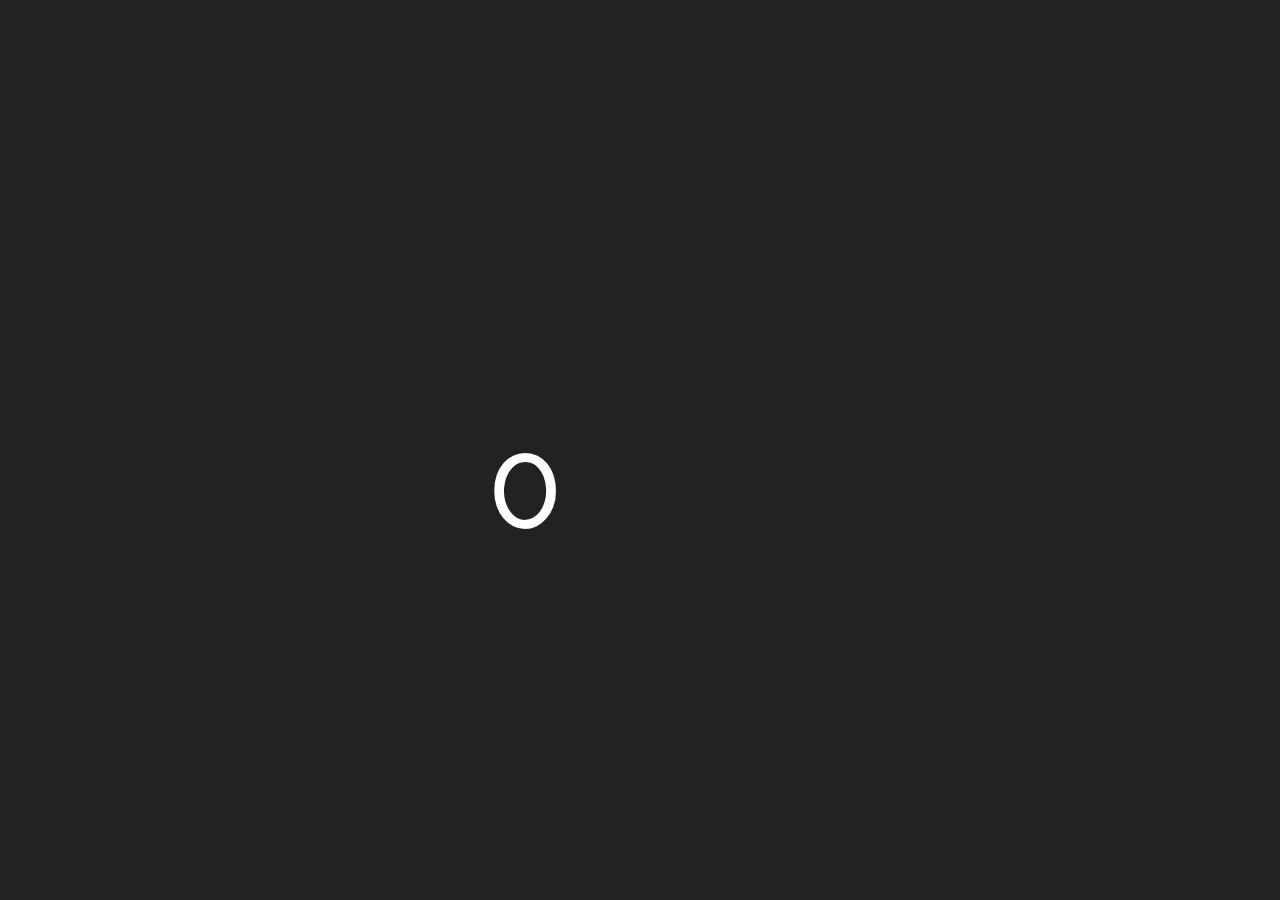
<file: src/0hh1/index.html>
<!doctype html>
<html>
  <head>
    <title>0h h1</title>
    <meta charset="utf-8">
    <meta http-equiv="X-UA-Compatible" content="IE=Edge,chrome=1"/>
    <meta name="format-detection" content="telephone=no">

    <link rel="icon" type="image/png" href="img/icon-1024.png" />
    <link rel="shortcut icon" href="img/icon-1024.png" />
    <link rel="apple-touch-icon-precomposed" href="img/icon-1024.png"/>
    
    <meta name="msapplication-tap-highlight" content="no" />
    <meta name="apple-mobile-web-app-status-bar-style" content="black">
    <meta name="apple-mobile-web-app-capable" content="yes"/>
    <meta name="viewport" content="width=device-width, initial-scale=1, minimum-scale=1, maximum-scale=1, user-scalable=no"/>

    <style>html,body{background:#222;}</style>
    <link href="css/style.css" type="text/css" rel="stylesheet" />
    <link href="fonts/fonts.css" type="text/css" rel="stylesheet" />
  </head>
  <body bgcolor="#222222">
    <div id="container">
        <div id="title" class="screen show01 hide0 hide1 hidehs" data-action="close-titleScreen">
            <div class="vertical">
                <h1>Oh hi</h1>
                <div id="titlegrid" class="board">
                    <div id="digits">                    
                        <span id="zero">0</span><span id="hs"> h h </span><span id="one">1</span>
                    </div>
                    <table data-grid="titlegrid" cellpadding="0" cellspacing="0">
                        <tbody><tr>
                            <td class="odd">
                                <div class="tile tile-2">
                                    <div class="inner">
                                    </div>
                                </div>
                            </td>
                            <td class="even">
                                <div class="tile tile-1">
                                    <div class="inner">
                                    </div>
                                </td>
                            </tr>
                        </tbody>
                    </table>
                </div><p>Hora de expremer os miolos!</p>
            </div>
        </div>

        <div id="menu" class="screen">
            <div class="vertical">
            <h2>Oh hi</h2>
                <p data-action="tutorial">
                Titorial
                </p>
                <p data-action="play">
                Xogar
                </p>
            </div>
        </div>
        <div id="loading" class="screen">
            <div class="vertical">
                <h2>Loading</h2>
                <p></p>
                <div id="loadinggrid" class="board">
<table data-grid="loadinggrid" cellpadding="0" cellspacing="0"><tbody><tr><td class="odd"><div class="tile tile-2 loading"><div class="inner"></div></div></td></tr></tbody></table>
</div>
            </div>
        </div>

        <div id="game" class="screen">
            <p id="hintMsg" class="topMsg"></p>
            <p id="chooseSize" class="topMsg">Selecciona a dificultade... </p>
            <h2 id="boardsize"></h2>
            <div id="board" class="vertical board"></div>


            <div id="menugrid" class="vertical board hidden">
<table data-grid="menugrid" cellpadding="0" cellspacing="0"><tbody>
<tr><td class="odd"><div class="tile tile-2"><div data-action="startGame" data-size="1" class="inner"></div></div></td><td class="even"><div class="tile tile-1"><div data-action="startGame" data-size="2" class="inner"></div></div></td></tr>
<tr><td class="even"><div class="tile tile-1"><div data-action="startGame" data-size="3" class="inner"></div></div></td><td class="odd"><div class="tile tile-2"><div data-action="startGame" data-size="4" class="inner"></div></div></td></tr>
</tbody></table>
            </div>

            <div id="score">
                <img id="trophy" src="img/trophy.png"><span id="scorenr">30744</span>
            </div>
            <div id="bar">
                <div class="iconcon" data-action="undo"><div id="undo" class="icon"></div></div>
                <div class="iconcon" data-action="back"><div id="back" class="icon"></div></div>
                <a class="iconcon" id="tweeturl" target="_blank" href="about:blank" data-action="tweet"><span id="tweet" class="icon"></span></a>
                <div class="iconcon" data-action="help"><div id="help" class="icon"></div></div>
            </div>
        </div>
    </div>
    <div id="feelsize"></div>
    <script>
        var WebFontConfig = {
            custom: {
                families: ['molle','Josefin Sans'],
                urls: ['fonts/fonts.css']
            },
            active: function() {
                //Game.start();
                app.fontsLoaded();
            }
        };  
    </script>  
    <script type="text/javascript" src="config.js"></script>
    <script type="text/javascript" src="js/index.js"></script>
    <script>
        var scripts = [
            'js/jquery-2.1.0.min.js',
            'js/utils.js',
            'js/state.js',
            'js/game.js',
            'js/grid.js',
            'js/tile.js',
            'js/hint.js',
            'js/tutorial.js',
            'js/webfont.js',
            'js/levels.js',
            'js/backgroundservice.js'
        ]
        for (var i=0; i<scripts.length; i++) {
            document.write('<scr'+'ipt src="' + scripts[i] + (Config.barph? ('?barph=' + (new Date() * 1)) : '') + '"></scr'+'ipt>');
        }
    </script>
  </body>
</html>
</file>
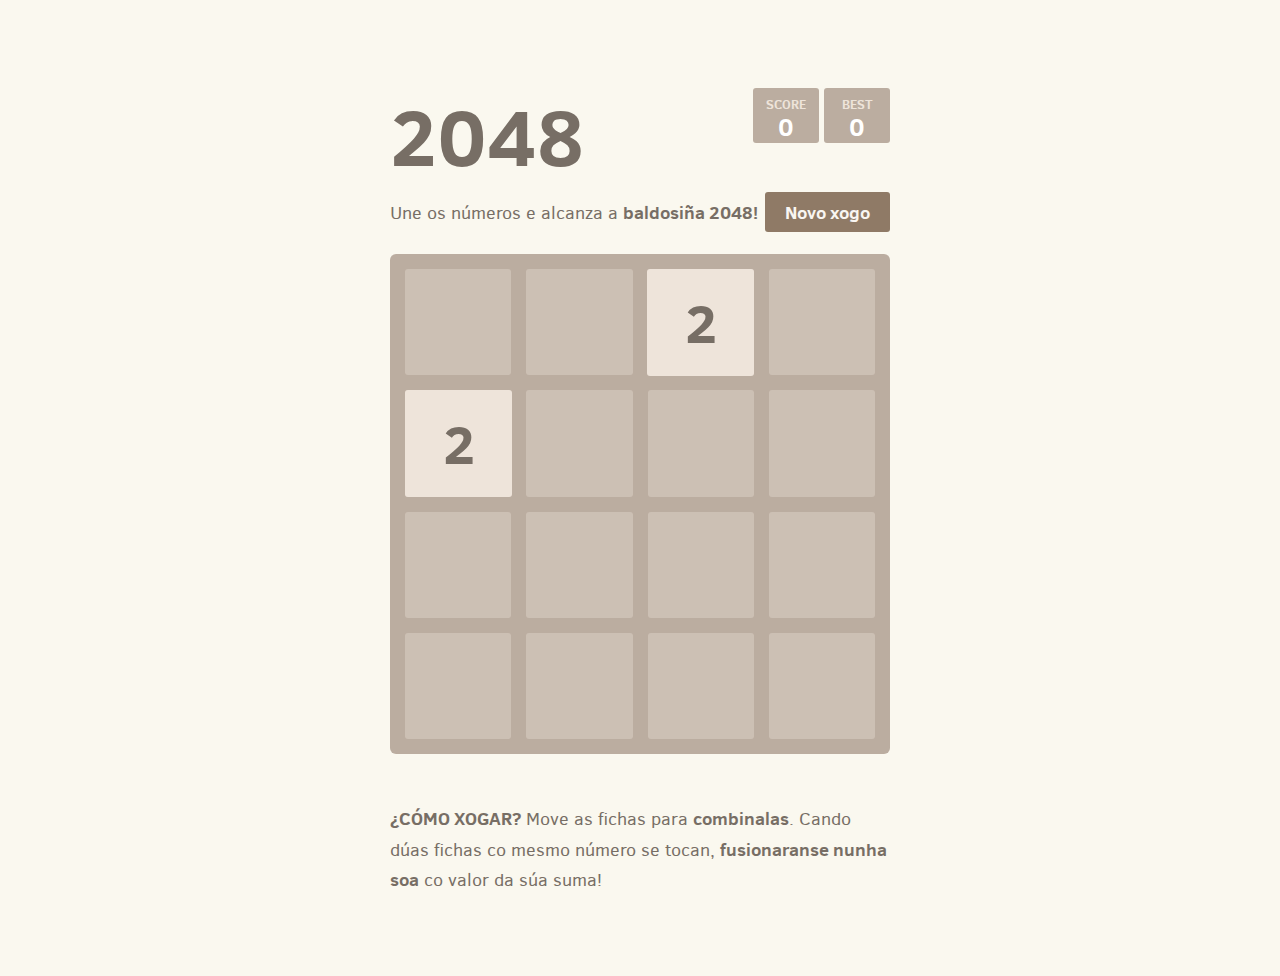
<file: src/2048/index.html>
<!DOCTYPE html>
<html>
<head>
  <title>2048</title>
  <meta charset="utf-8">
  <link href="style/main.css" rel="stylesheet" type="text/css">
  <link rel="shortcut icon" href="favicon.ico">
  <link rel="apple-touch-icon" href="meta/apple-touch-icon.png">
  <link rel="apple-touch-startup-image" href="meta/apple-touch-startup-image-640x1096.png" media="(device-width: 320px) and (device-height: 568px) and (-webkit-device-pixel-ratio: 2)"> <!-- iPhone 5+ -->
  <link rel="apple-touch-startup-image" href="meta/apple-touch-startup-image-640x920.png"  media="(device-width: 320px) and (device-height: 480px) and (-webkit-device-pixel-ratio: 2)"> <!-- iPhone, retina -->
  <meta name="apple-mobile-web-app-capable" content="yes">
  <meta name="apple-mobile-web-app-status-bar-style" content="black">

  <meta name="HandheldFriendly" content="True">
  <meta name="MobileOptimized" content="320">
  <meta name="viewport" content="width=device-width, target-densitydpi=160dpi, initial-scale=1.0, maximum-scale=1, user-scalable=no, minimal-ui">
</head>
<body>
  <div class="container">
    <div class="heading">
      <h1 class="title">2048</h1>
      <div class="scores-container">
        <div class="score-container">0</div>
        <div class="best-container">0</div>
      </div>
    </div>

    <div class="above-game">
      <p class="game-intro">Une os números e alcanza a <strong>baldosiña 2048!</strong></p>
      <a class="restart-button">Novo xogo</a>
    </div>

    <div class="game-container">
      <div class="game-message">
        <p></p>
        <div class="lower">
	        <a class="keep-playing-button">Continuar</a>
          <a class="retry-button">Intentalo de novo</a>
        </div>
      </div>

      <div class="grid-container">
        <div class="grid-row">
          <div class="grid-cell"></div>
          <div class="grid-cell"></div>
          <div class="grid-cell"></div>
          <div class="grid-cell"></div>
        </div>
        <div class="grid-row">
          <div class="grid-cell"></div>
          <div class="grid-cell"></div>
          <div class="grid-cell"></div>
          <div class="grid-cell"></div>
        </div>
        <div class="grid-row">
          <div class="grid-cell"></div>
          <div class="grid-cell"></div>
          <div class="grid-cell"></div>
          <div class="grid-cell"></div>
        </div>
        <div class="grid-row">
          <div class="grid-cell"></div>
          <div class="grid-cell"></div>
          <div class="grid-cell"></div>
          <div class="grid-cell"></div>
        </div>
      </div>

      <div class="tile-container">

      </div>
    </div>

    <p class="game-explanation">
      <strong class="important">¿Cómo xogar?</strong> Move as fichas para <strong>combinalas</strong>. Cando dúas fichas co mesmo número se tocan, <strong>fusionaranse nunha soa</strong> co valor da súa suma!
    </p>
  </div>

  <script src="js/bind_polyfill.js"></script>
  <script src="js/classlist_polyfill.js"></script>
  <script src="js/animframe_polyfill.js"></script>
  <script src="js/keyboard_input_manager.js"></script>
  <script src="js/html_actuator.js"></script>
  <script src="js/grid.js"></script>
  <script src="js/tile.js"></script>
  <script src="js/local_storage_manager.js"></script>
  <script src="js/game_manager.js"></script>
  <script src="js/application.js"></script>
</body>
</html>
</file>
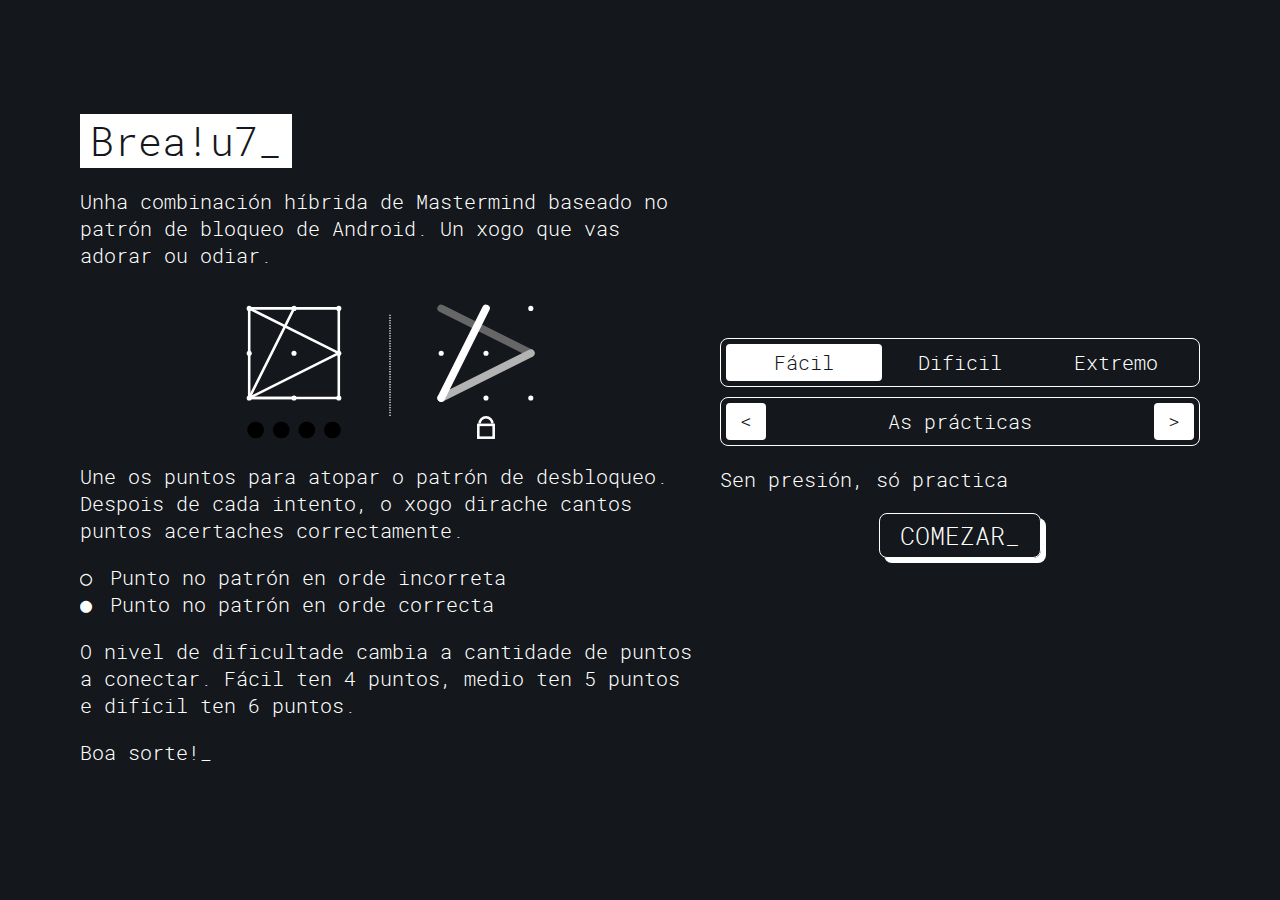
<file: src/breaklock/index.html>
<!doctype html>
<html>
  <head>
    <title>BreakLock</title>
    <meta charset="UTF-8">
    <meta http-equiv="X-UA-Compatible" content="IE=edge">

    <link rel="shortcut icon" href="assets/favicon.ico">
    <meta name="theme-color" content="#14171b">

    <link rel="manifest" href="manifest.json">

    <!-- Add to home screen for Safari on iOS -->
    <link rel="apple-touch-icon" href="assets/icons/ios-180x180.png">
    <link rel="apple-touch-startup-image" href="assets/ios-startup/startup-640x1136.png" media="device-width: 375px">
    <link rel="apple-touch-startup-image" href="assets/ios-startup/startup-1080x1920.png" media="device-width: 414px">
    <link rel="apple-touch-startup-image" href="assets/ios-startup/startup-640x1136.png" media="(device-width: 320px) and (device-height: 568px)">
    <link rel="apple-touch-startup-image" href="assets/ios-startup/startup-640x960.png"  media="(device-width: 320px) and (device-height: 480px)">
    
    <meta name="apple-mobile-web-app-title" content="BreakLock">
    <meta name="apple-mobile-web-app-capable" content="yes">
    <meta name="apple-mobile-web-app-status-bar-style" content="black">

    <meta name="HandheldFriendly" content="True">
    <meta name="MobileOptimized" content="320">
    <meta name="viewport" content="width=device-width, initial-scale=1.0, maximum-scale=1, user-scalable=no, minimal-ui">

    <meta name="msapplication-TileImage" content="assets/icons/icon-144x144.png">
    <meta name="msapplication-TileColor" content="#14171b">

    <link rel="stylesheet" type="text/css" href="app.css">
  </head>

  <body>
    <!-- Intro -->
    <p id="app-intro" style="font-family: monospace; color: #fff;">
      $ ./breaklock start<br>
      Loading...
      <style type="text/css">
        body {
          background: #14171b;
        }
      </style>
    </p>

    <!-- Static content -->
    <div style="display: none;">
      <div id="instructions-template">
        <object class="introduction-demo" data="assets/intro.svg" type="image/svg+xml"></object>
          <p>Une os puntos para atopar o patrón de desbloqueo. Despois de cada intento, o xogo dirache cantos puntos acertaches correctamente.</p>
          <table>
            <tr>
              <td>&#9675;</td>
              <td>Punto no patrón en orde incorreta</td>
            </tr>
            <tr>
              <td style="width:1.5em;">&#9679;</td>
              <td>Punto no patrón en orde correcta</td>
            </tr>
          </table>
          <p>O nivel de dificultade cambia a cantidade de puntos a conectar. Fácil ten 4 puntos, medio ten 5 puntos e difícil ten 6 puntos.</p>
          <p>Boa sorte!_</p>
      </div>
    </div>

    <!-- SVG Icon definitions -->
    <svg xmlns="http://www.w3.org/2000/svg" style="display: none;">
      <symbol viewBox="0 0 128 128" id="icon-new_game">
        <path d="M111.5,120.5h-96c-4.418,0-8-3.582-8-8V16c0-3.236,1.949-6.153,4.938-7.391c2.991-1.237,6.432-0.554,8.718,1.734l48.5,48.5 c2.288,2.288,2.972,5.729,1.733,8.719S67.235,72.5,64,72.5H23.5v32h80v-80h-40c-4.418,0-8-3.582-8-8s3.582-8,8-8h48 c4.418,0,8,3.582,8,8v96C119.5,116.918,115.918,120.5,111.5,120.5z M23.5,56.5h21.187L23.5,35.313V56.5z"/>
      </symbol>
      <symbol viewBox="0 0 128 128" id="icon-back_home">
        <path d="M111.5,120.5h-96c-4.418,0-8-3.582-8-8V64c0-2.129,0.849-4.17,2.358-5.672l48.25-48C59.613,8.831,61.681,8.015,63.776,8 c2.123,0.007,4.157,0.858,5.652,2.365l47.875,48.25c1.907,1.922,2.639,4.569,2.196,7.047V112.5 C119.5,116.918,115.918,120.5,111.5,120.5z M23.5,104.5h80v-32h-40c-4.418,0-8-3.582-8-8s3.582-8,8-8h29.165L63.713,27.321 L23.5,67.326V104.5z"/>
      </symbol>
      <symbol viewBox="0 0 128 128" id="icon-continue">
        <path d="M15.5,120c-1.463,0-2.921-0.4-4.207-1.194C8.936,117.348,7.5,114.772,7.5,112V16c0-2.772,1.436-5.348,3.794-6.805 c2.359-1.458,5.304-1.591,7.784-0.35l96,48C117.788,58.2,119.5,60.97,119.5,64s-1.712,5.8-4.422,7.155l-96,48 C17.949,119.72,16.723,120,15.5,120z M23.5,28.944v70.111L93.611,64L23.5,28.944z"/>
      </symbol>
      <symbol viewBox="0 0 120 122" id="icon-maxwellito">
      	<polyline points="30,0 60,17.33 40,28.88 60,40.43 80,28.88 60,17.33 90,0 120,17.33 120,51.98 90,69.29 90,46.20 70,57.75 70,80.84 90,69.29 90,103.93 60,121.26 30,103.93 30,69.29 50,80.84 50,57.75 30,46.2 30,69.29 0,51.98 0,17.33" />
      </symbol>
      <symbol viewBox="0 0 128 128" id="icon-github">
      	<path d="M115.9,35.4c-5.3-9.2-12.6-16.5-21.8-21.8c-9.2-5.4-19.2-8-30.1-8c-10.9,0-20.9,2.7-30.1,8C24.7,18.9,17.4,26.2,12,35.4 c-5.3,9.2-8,19.3-8,30.1c0,13.1,3.8,24.9,11.4,35.3c7.7,10.4,17.5,17.7,29.6,21.7c1.4,0.3,2.5,0.1,3.1-0.5c0.7-0.6,1-1.4,1-2.4 v-4.2l-0.1-7l-1.8,0.3c-1.1,0.3-2.6,0.3-4.4,0.3c-1.7,0-3.6-0.2-5.4-0.5c-1.9-0.3-3.6-1.1-5.3-2.3c-1.6-1.2-2.7-2.8-3.4-4.8 L28,99.5c-0.5-1.2-1.3-2.5-2.5-4c-1.1-1.5-2.2-2.5-3.4-3l-0.5-0.4c-0.4-0.3-0.7-0.5-1-0.9c-0.3-0.4-0.5-0.7-0.7-1.1 c-0.1-0.4,0-0.7,0.4-0.9c0.4-0.3,1.2-0.4,2.2-0.4l1.6,0.3c1,0.2,2.3,0.8,3.8,1.8c1.6,1,2.8,2.4,3.8,4.1c1.2,2.1,2.6,3.7,4.3,4.8 c1.7,1.1,3.4,1.6,5.1,1.6c1.7,0,3.2-0.1,4.5-0.4c1.2-0.2,2.4-0.6,3.5-1.1c0.5-3.5,1.8-6.2,3.8-8c-3-0.3-5.6-0.8-8-1.4 c-2.4-0.7-4.8-1.6-7.3-3.1c-2.5-1.4-4.7-3.1-6.3-5.2c-1.6-2.1-3-4.8-4.1-8.2c-1.1-3.4-1.6-7.3-1.6-11.7c0-6.3,2.1-11.7,6.2-16.1 c-1.9-4.7-1.8-10,0.5-16c1.5-0.4,3.7-0.1,6.7,1.1c3,1.2,5.1,2.2,6.5,3c1.4,0.8,2.5,1.5,3.3,2.1c4.8-1.4,9.9-2,15-2 c5.1,0,10.1,0.7,15,2l3-1.9c2-1.3,4.4-2.5,7.2-3.5c2.7-1,4.9-1.4,6.3-0.8c2.4,5.9,2.6,11.2,0.7,15.9c4.1,4.5,6.2,9.9,6.2,16.1 c0,4.4-0.5,8.3-1.6,11.8c-1,3.4-2.4,6.1-4.1,8.2c-1.7,2-3.8,3.8-6.3,5.1c-2.6,1.5-5,2.5-7.4,3.1c-2.4,0.6-5,1.1-8,1.4 c2.7,2.4,4.1,6.1,4.1,11.1v16.5c0,0.9,0.3,1.7,1,2.4c0.7,0.6,1.6,0.8,3.1,0.5c12-4,21.9-11.2,29.6-21.7 c7.7-10.4,11.4-22.2,11.4-35.3C124,54.7,121.3,44.6,115.9,35.4L115.9,35.4z"/>
      </symbol>
      <symbol viewBox="0 0 128 128" id="icon-facebook">
        <path d="M16,16v96h51.164V74.451h-12.08v-13.99h12.08V50.144c0-11.973,7.312-18.493,17.994-18.493c5.115,0,9.514,0.381,10.795,0.552 v12.514l-7.408,0.003c-5.809,0-6.934,2.76-6.934,6.811v8.932h13.854l-1.803,13.99H81.611V112H112V16H16z"/>
      </symbol>
      <symbol viewBox="0 0 128 128" id="icon-twitter">
      	<path d="M128,24.3c-4.7,2.1-9.8,3.5-15.1,4.1c5.4-3.2,9.6-8.4,11.5-14.5c-5.1,3-10.7,5.2-16.7,6.4 C103,15.2,96.2,12,88.6,12c-14.5,0-26.3,11.8-26.3,26.3c0,2.1,0.2,4.1,0.7,6C41.2,43.2,21.9,32.7,8.9,16.8 C6.7,20.7,5.4,25.2,5.4,30c0,9.1,4.6,17.1,11.7,21.9c-4.3-0.1-8.4-1.3-11.9-3.3v0.3c0,12.7,9.1,23.3,21.1,25.7 c-2.2,0.6-4.5,0.9-6.9,0.9c-1.7,0-3.3-0.2-4.9-0.5c3.3,10.4,13,18,24.5,18.2c-9,7-20.3,11.2-32.6,11.2c-2.1,0-4.2-0.1-6.3-0.4 c11.6,7.5,25.4,11.8,40.2,11.8c48.3,0,74.7-40,74.7-74.7l-0.1-3.4C120,34.2,124.5,29.6,128,24.3z"/>
      </symbol>
    </svg>

    <noscript>
      <!--[if lte IE 6]>
        <p>
          Se estás a ler isto, probablemente é porque o mundo rebentou. Non sei cómo, pero chegaches aquí. Sinto moito que non poidas gozar deste pequeno xogo, pero poderás facelo nun futuro non moi afastado. Os navegadores mellorarán moito. Xusto antes de que o mundo se vexa inmerso no caos debido á escaseza de produción de Nutella. Os científicos daranse conta tarde de que a Nutella era para os humanos o que o polen é para as abellas. 
        </p>
      <![endif]-->  
    </noscript>

    <script src="app.js"></script>
    <script type="text/javascript">

      // Set up service worker
      if ('serviceWorker' in navigator) {
        navigator.serviceWorker
          .register('service-worker.js', {scope: '.'});
      }

      // Easter Egg to get it full black
      // Awesome for OLED screens
      if (localStorage.getItem('isDeepBlack')) {
        document.body.classList.add('deepblack')
      }
    </script>
  </body>
</html>
</file>
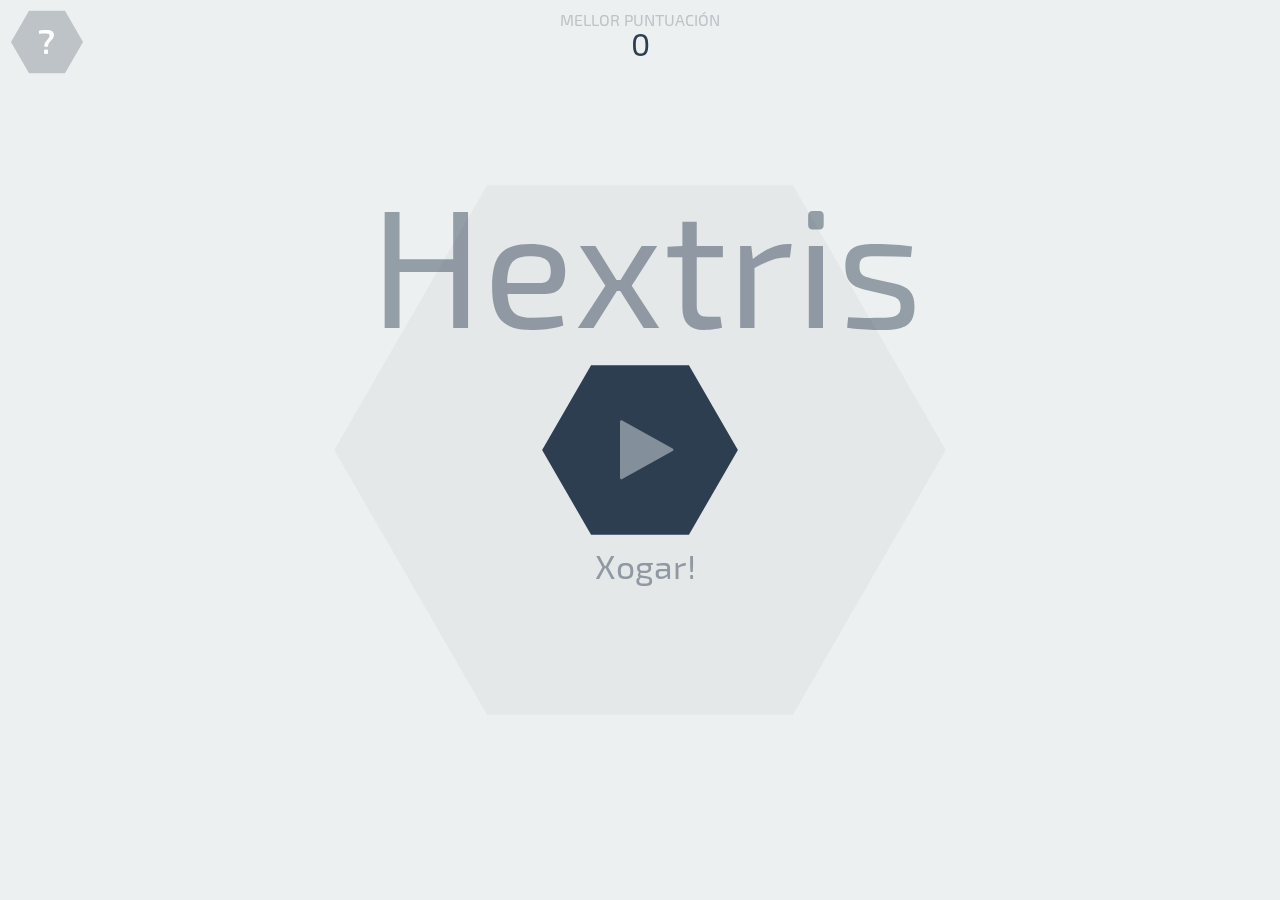
<file: src/hextris/index.html>
<!DOCTYPE html>
<html lang='en'>
	<head>
		<title>Hextris</title>
		<meta charset="utf-8">
		<link rel="manifest" href="manifest.webmanifest">
		<meta name="apple-itunes-app" content="app-id=903769553"/>
		<meta name="apple-mobile-web-app-title" content="Hextris">
		<meta name="apple-mobile-web-app-capable" content="yes">
		<link rel="apple-touch-icon" sizes="120x120" href="images/icons/apple-touch-120.png">
		<link rel="apple-touch-icon" sizes="152x152" href="images/icons/apple-touch-152.png">
		<link rel="apple-touch-icon" sizes="167x167" href="images/icons/apple-touch-167.png">
		<link rel="apple-touch-icon" sizes="180x180" href="images/icons/apple-touch-180.png">
		<link rel="apple-touch-icon" sizes="512x512" href="images/icons/apple-touch-512.png">
		<meta name="viewport" content="width=device-width, initial-scale=1, maximum-scale=1, user-scalable=0, minimal-ui"/>
		<meta property="og:url" content="http://hextris.github.io/hextris/"/>
		<meta property="og:site_name" content="Hextris"/>
		<meta property="og:title" content="Hextris"/>
		<meta property="og:description" content="An addictive puzzle game inspired by Tetris."/>
		<meta property="og:type" content="website"/>
		<meta property="og:author" content="https://www.facebook.com/hextris"/>
		<meta property="og:image" content="http://hextris.github.io/hextris/images/facebook-opengraph.png"/>
		<meta property="og:image:width" content="1200"/>
		<meta property="og:image:height" content="630"/>
		<meta property="twitter:card" content="summary"/>
		<meta property="twitter:site" content="@hextris"/>
		<meta property="twitter:site:id" content="2742209678"/>
		<meta property="twitter:creator" content="@hextris"/>
		<meta property="twitter:creator:id" content="2742209678"/>
		<meta property="twitter:domain" content="http://hextris.github.io"/>
		<meta property="twitter:title" content="Hextris"/>
		<meta property="twitter:description" content="An addictive puzzle game inspired by Tetris."/>
		<meta property="twitter:image:src" content="http://hextris.github.io/hextris/images/twitter-opengraph.png"/>
		<meta property="twitter:image:width" content="512"/>
		<meta property="twitter:image:height" content="512"/>
		<meta property="twitter:app:id:iphone" content="id903769553">
		<meta property="twitter:app:id:ipad" content="id903769553">
		<meta property="twitter:app:id:googleplay" content="com.hextris.hextris">
		<meta property="twitter:app:country" content="us">
		<meta property="twitter:app:url:iphone" content="itunes.apple.com/us/app/id903769553?mt=8">
		<meta property="twitter:app:url:ipad" content="itunes.apple.com/us/app/id903769553?mt=8">
		<meta property="twitter:app:url:googleplay" content="https://play.google.com/store/apps/details?id=com.hextris.hextris">
		<link rel="icon" type="image/png" href="favicon.ico">
		<link href='http://fonts.googleapis.com/css?family=Exo+2' rel='stylesheet' type='text/css'>
		<link rel="stylesheet" href="style/fa/css/font-awesome.min.css">
		<link rel="stylesheet" type="text/css" href="style/style.css">
		<script type='text/javascript' src="vendor/hammer.min.js"></script>
		<script type='text/javascript' src="vendor/js.cookie.js"></script>
		<script type='text/javascript' src="vendor/jsonfn.min.js"></script>
		<script type='text/javascript' src="vendor/keypress.min.js"></script>
		<script type='text/javascript' src="vendor/jquery.js"></script>
		<script type='text/javascript' src="js/save-state.js"></script>
		<script type='text/javascript' src="js/view.js"></script>
		<script type='text/javascript' src="js/wavegen.js"></script>
		<script type='text/javascript' src="js/math.js"></script>
		<script type='text/javascript' src="js/Block.js"></script>
		<script type='text/javascript' src="js/Hex.js"></script>
		<script type='text/javascript' src="js/Text.js"></script>
		<script type='text/javascript' src="js/comboTimer.js"></script>
		<script type='text/javascript' src="js/checking.js"></script>
		<script type='text/javascript' src='js/update.js'></script>
		<script type='text/javascript' src='js/render.js'></script>
		<script type='text/javascript' src="js/input.js"></script>
		<script type='text/javascript' src="js/main.js"></script>
		<script type='text/javascript' src="js/initialization.js"></script>
		<script src="vendor/sweet-alert.min.js"></script>
		<link rel="stylesheet" href="style/rrssb.css"/>
		<script data-ad-client="ca-pub-9107422120987163" async src="https://pagead2.googlesyndication.com/pagead/js/adsbygoogle.js"></script>
	</head>
	<body>
		<canvas id="canvas"></canvas>
		<div id="overlay" class="faded overlay"></div>
		<div id='startBtn' ></div>
		<div id="helpScreen" class='unselectable'>
			<div id='inst_main_body'></div>
		</div>
		<img id="openSideBar" class='helpText' src="./images/btn_help.svg"/>
		<div class="faded overlay"></div>
		<img id="pauseBtn" src="./images/btn_pause.svg"/>
		<img id='restartBtn' src="./images/btn_restart.svg"/>
		<div id='HIGHSCORE'>MELLOR PUNTUACIÓN</div>
		<script> (function(i,s,o,g,r,a,m){i['GoogleAnalyticsObject']=r;i[r]=i[r]||function(){ (i[r].q=i[r].q||[]).push(arguments)},i[r].l=1*new Date();a=s.createElement(o), m=s.getElementsByTagName(o)[0];a.async=1;a.src=g;m.parentNode.insertBefore(a,m) })(window,document,'script','//www.google-analytics.com/analytics.js','ga'); ga('create', 'UA-51272720-2', 'auto'); ga('send', 'pageview');
		</script>
		<div id='highScoreInGameText'>
			<div id='highScoreInGameTextHeader'>MELLOR PUNTUACIÓN</div><div id='currentHighScore'>10292</div>
		</div>
		<div id="gameoverscreen">
			<div id='container'>
				<div id='gameOverBox' class='GOTitle'>GAME OVER</div>
				<div id='cScore'>1843</div>
				<div id='highScoresTitle' class='GOTitle'>MELLORES PUNTUACIÓNS</div>
				<div class='score'><span class='scoreNum'>1.</span> <div id="1place" style="display:inline;">0</div></div>
				<div class='score'><span class='scoreNum'>2.</span> <div id="2place" style="display:inline;">0</div></div>
				<div class='score'><span class='scoreNum'>3.</span> <div id="3place" style="display:inline;">0</div></div>
			</div>
			<div id='bottomContainer'>
				<img id='restart' src='./images/btn_restart.svg' height='57px'>
				<div id='socialShare'>
					<?xml version="1.0" encoding="UTF-8" standalone="no"?>
					<svg width="224.6377px" height="57px"  viewBox="0 0 255 65" version="1.1" xmlns="http://www.w3.org/2000/svg" xmlns:xlink="http://www.w3.org/1999/xlink">
						<title>Share button</title>
						<defs>
						</defs>
						<g id="Page-1" stroke="none" stroke-width="1" fill="none" fill-rule="evenodd" sketch:type="MSPage">
							<g id="Game-over-" sketch:type="MSArtboardGroup" transform="translate(-95.000000, -565.000000)">
								<g id="Share-button" sketch:type="MSLayerGroup" transform="translate(95.000000, 565.000000)">
									<text style="cursor:pointer;"class="popup" onclick="window.open('https://twitter.com/intent/tweet?text=Can you beat my score of '+ score +' points at&button_hashtag=hextris ? http://hextris.github.io/hextris @hextris','name','width=600,height=400')" id="SHARE-MY-SCORE!" sketch:type="MSTextLayer" font-family="Exo" font-size="16" font-weight="420" fill="#FFFFFF">
									</text>
								</g>
							</g>
						</g>
					</svg>
				</div>
				<div id='buttonCont'>
					<ul class="rrssb-buttons">	
					</ul>
				</div>
			</div>
		</div>
			<script type="text/javascript">
				(function addRussianSocialShare(){
					var lang=navigator.language || navigator.userLanguage;
					if (lang.substr(0, 2) == 'ru') {
						$('.rrssb-facebook').remove();
						var n=$.parseHTML('<li class="rrssb-vk"><a href="http://vk.com/share.php?url=http://kurtnoble.com/labs/rrssb/index.html" class="popup"><span class="rrssb-icon"><svg xmlns="http://www.w3.org/2000/svg" width="28" height="28" viewBox="70 70 378.7 378.7"><path d="M254.998 363.106h21.217s6.408-.706 9.684-4.23c3.01-3.24 2.914-9.32 2.914-9.32s-.415-28.47 12.796-32.663c13.03-4.133 29.755 27.515 47.482 39.685 13.407 9.206 23.594 7.19 23.594 7.19l47.407-.662s24.797-1.53 13.038-21.027c-.96-1.594-6.85-14.424-35.247-40.784-29.728-27.59-25.743-23.126 10.063-70.85 21.807-29.063 30.523-46.806 27.8-54.405-2.596-7.24-18.636-5.326-18.636-5.326l-53.375.33s-3.96-.54-6.892 1.216c-2.87 1.716-4.71 5.726-4.71 5.726s-8.452 22.49-19.714 41.618c-23.77 40.357-33.274 42.494-37.16 39.984-9.037-5.842-6.78-23.462-6.78-35.983 0-39.112 5.934-55.42-11.55-59.64-5.802-1.4-10.076-2.327-24.915-2.48-19.046-.192-35.162.06-44.29 4.53-6.072 2.975-10.757 9.6-7.902 9.98 3.528.47 11.516 2.158 15.75 7.92 5.472 7.444 5.28 24.154 5.28 24.154s3.145 46.04-7.34 51.758c-7.193 3.922-17.063-4.085-38.253-40.7-10.855-18.755-19.054-39.49-19.054-39.49s-1.578-3.873-4.398-5.947c-3.42-2.51-8.2-3.307-8.2-3.307l-50.722.33s-7.612.213-10.41 3.525c-2.488 2.947-.198 9.036-.198 9.036s39.707 92.902 84.672 139.72c41.234 42.93 88.048 40.112 88.048 40.112"/></svg></span><span class="rrssb-text">vk.com</span></a></li>');
						$('.rrssb-buttons').prepend(n);
					}})()
			</script>
		<script type="text/javascript" src='vendor/rrssb.min.js'></script>
	</body>
</html>
</file>
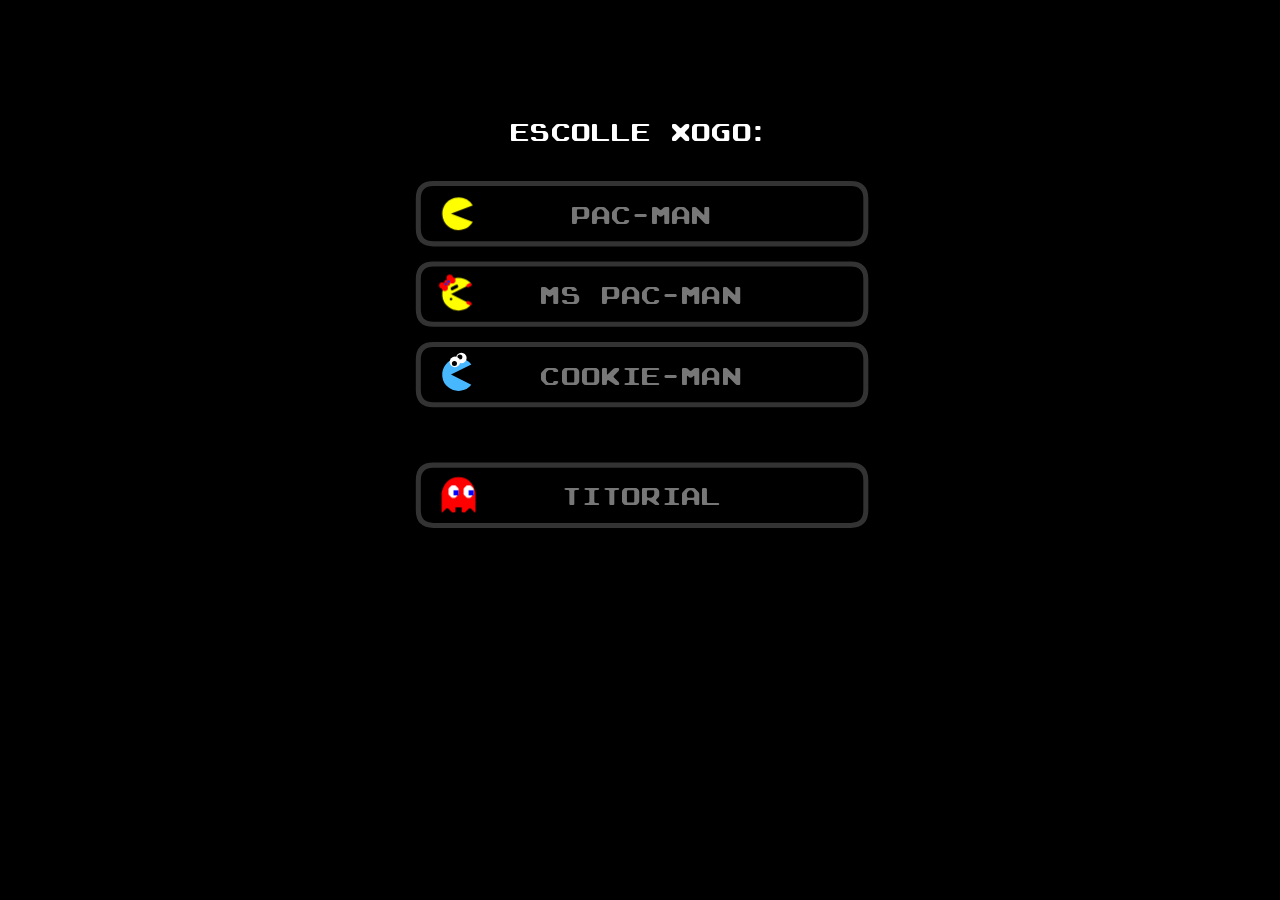
<file: src/pacman/index.htm>
<!doctype html>
<html>

    <head>
        <title>Pac-Man</title>
        <meta charset="utf-8">
        <meta name="apple-mobile-web-app-capable" content="yes" />
        <meta names="apple-mobile-web-app-status-bar-style" content="black-translucent" />
        <link rel="apple-touch-icon-precomposed" href="icon/ios_icon.png"/>
        <link rel="icon" type="image/png" href="icon/favicon.png"/>
        <style>
            body {
                margin:0;
                background: #000;
            }
            @font-face {
                font-family: 'ArcadeR';
                src: url('font/ARCADE_R.TTF');
                /*
                src: url('font/PressStart2P.ttf');
                */
            }
            #canvas-warning {
                color: #FF0;
                font-size: 1.5em;
            }
        </style>
        <script src="pacman.js"></script>

    </head>
    
    <body>

    </div>
        <div style='font-family: ArcadeR'> </div>
        <canvas id='canvas'><div id="canvas-warning">Your browser does not support HTML Canvas.  Please upgrade!</div></canvas>
        <canvas id='atlas' style="display:none"></canvas>
    </body>

</html>
</file>
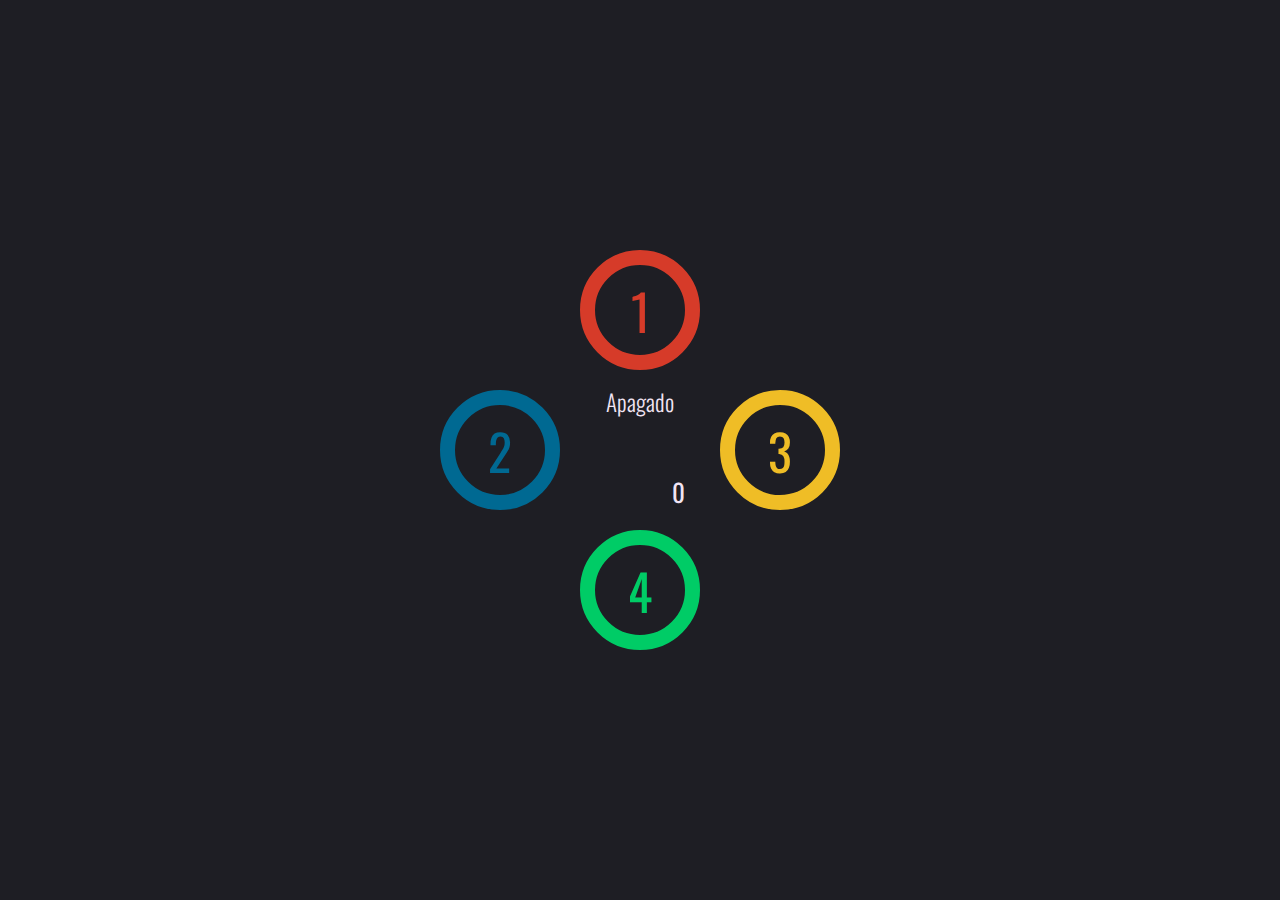
<file: src/simon/index.html>
<!DOCTYPE html>
<html>
<head>
  <title>Simon dice</title>
  <meta charset="utf-8">
  <link rel="stylesheet" type="text/css" href="SimonStyle.css">
</head>

<div class="container">
  <button id="red" class="simon">1</button>
  <button id="blue" class="simon">2</button>
  <button id="yellow" class="simon">3</button>
  <button id="green" class="simon">4</button>
  <div class="options">
    <button class="start"><i class="ion-power"></i></button>
    <div class="steps">
      <div class="text">0</div>
    </div>
    <div class="status">Apagado</div>
  </div>
</div>

<script src="jquery.min.js"></script>
<script src='SimonScript.js'></script>
</file>
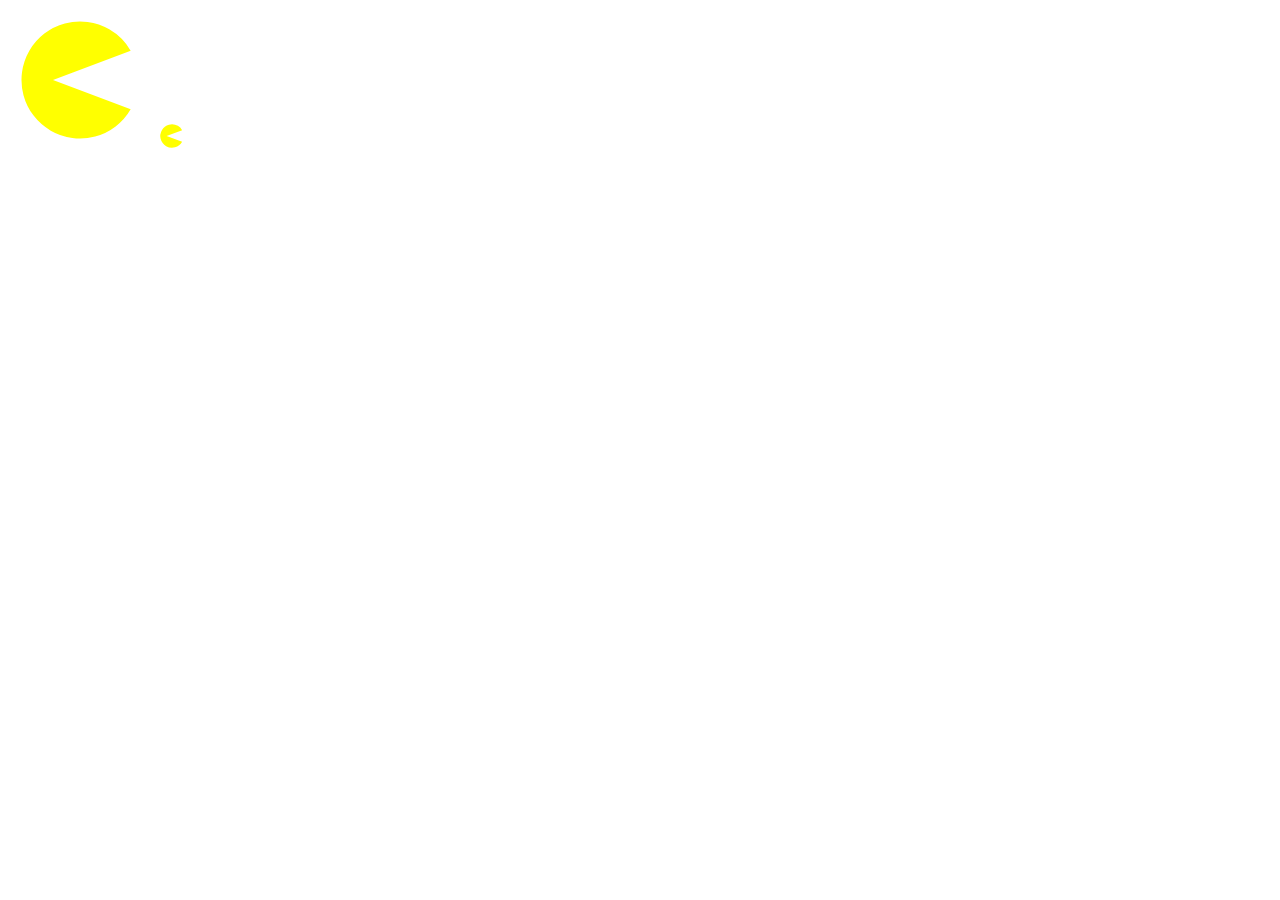
<file: src/pacman/icon/index.htm>
<!DOCTYPE html>
<html>
<head>
<script src="../src/direction.js"></script>
<script src="../src/sprites.js"></script>
</head>
<body>
<canvas id='canvas'></canvas>
<canvas id='canvas2'></canvas>
<script>

window.onload = function() {
    var canvas = document.getElementById('canvas');
    canvas.height = canvas.width = 144;
    var ctx = canvas.getContext('2d');
    ctx.fillStyle = "#000";
    //ctx.fillRect(0,0,canvas.width,canvas.height);
    drawPacmanSprite(ctx, canvas.width/2, canvas.height/2, DIR_RIGHT,Math.PI/6,undefined,9);

    canvas = document.getElementById('canvas2');
    canvas.height = canvas.width = 32;
    var ctx = canvas.getContext('2d');
    ctx.fillStyle = "#000";
    //ctx.fillRect(0,0,canvas.width,canvas.height);
    drawPacmanSprite(ctx, canvas.width/2, canvas.height/2, DIR_RIGHT,Math.PI/6,undefined,1.8);
};

</script>
</body>
</html>
</file>
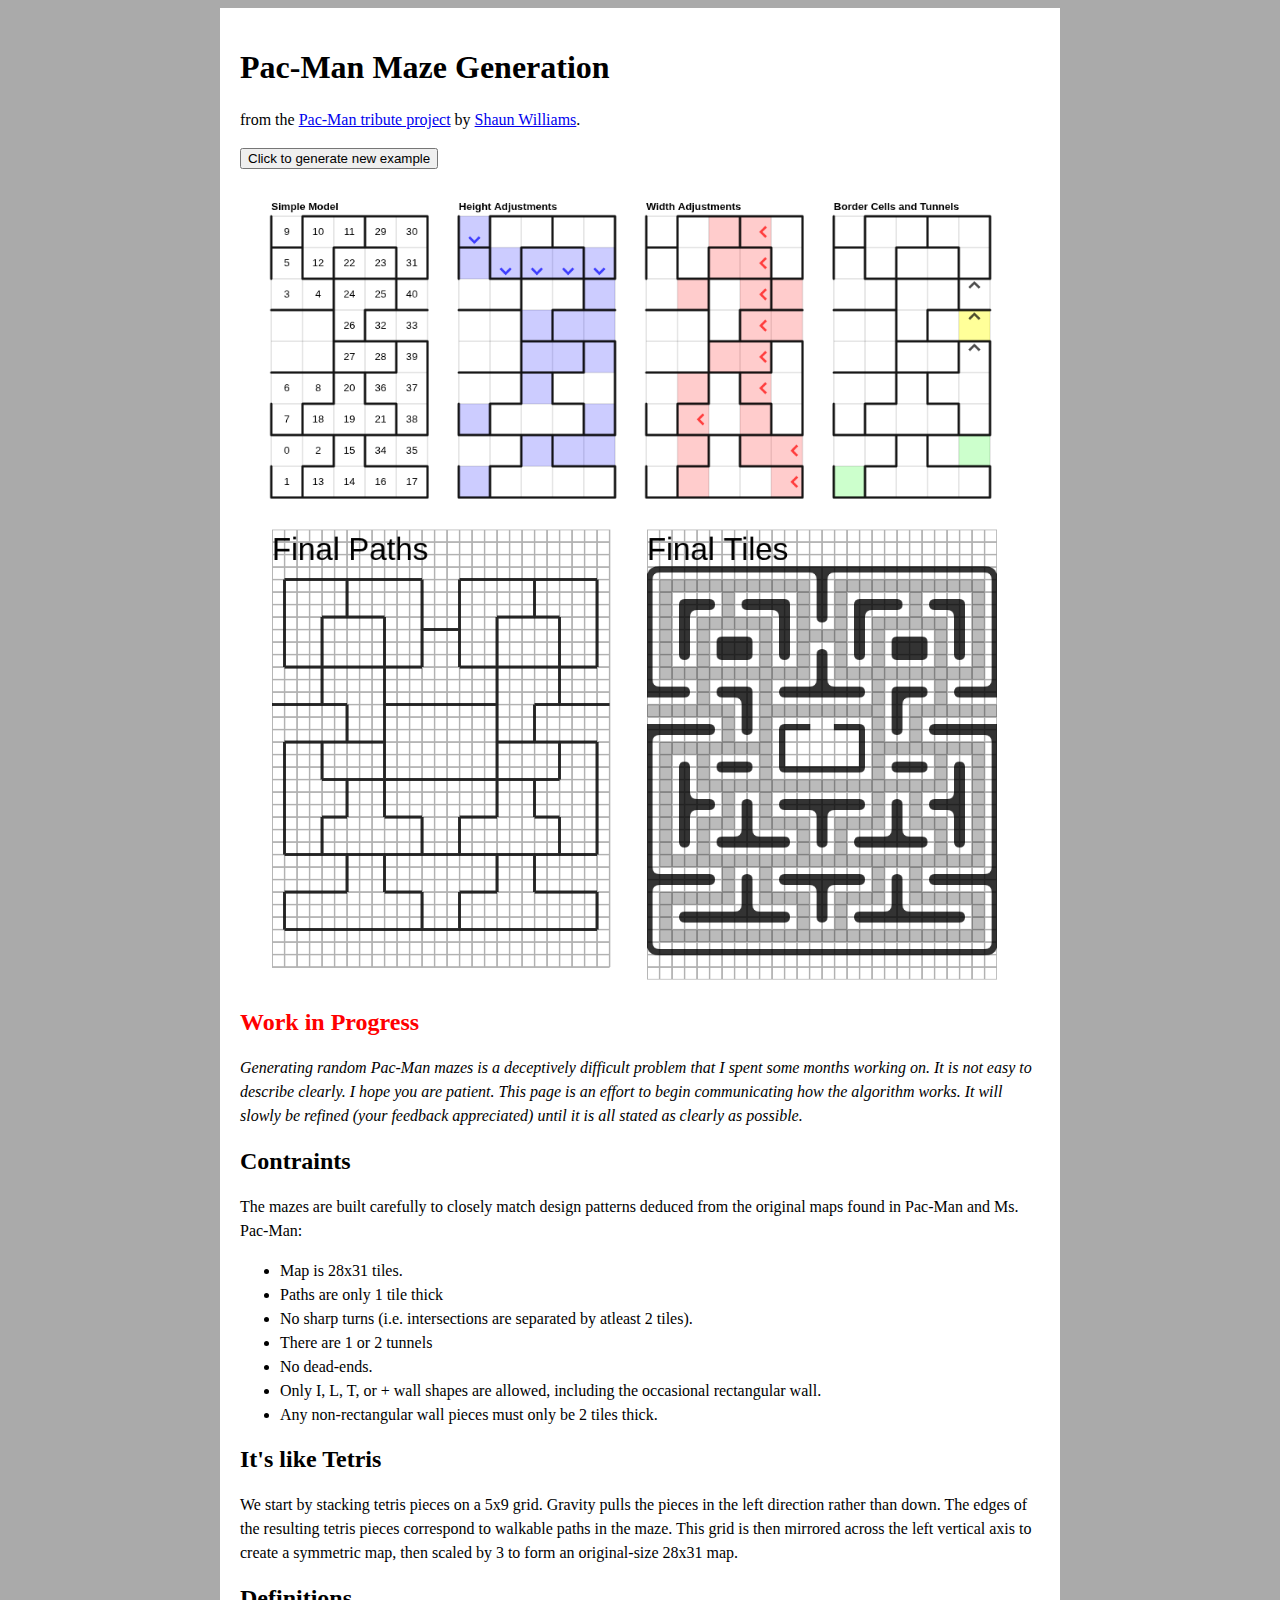
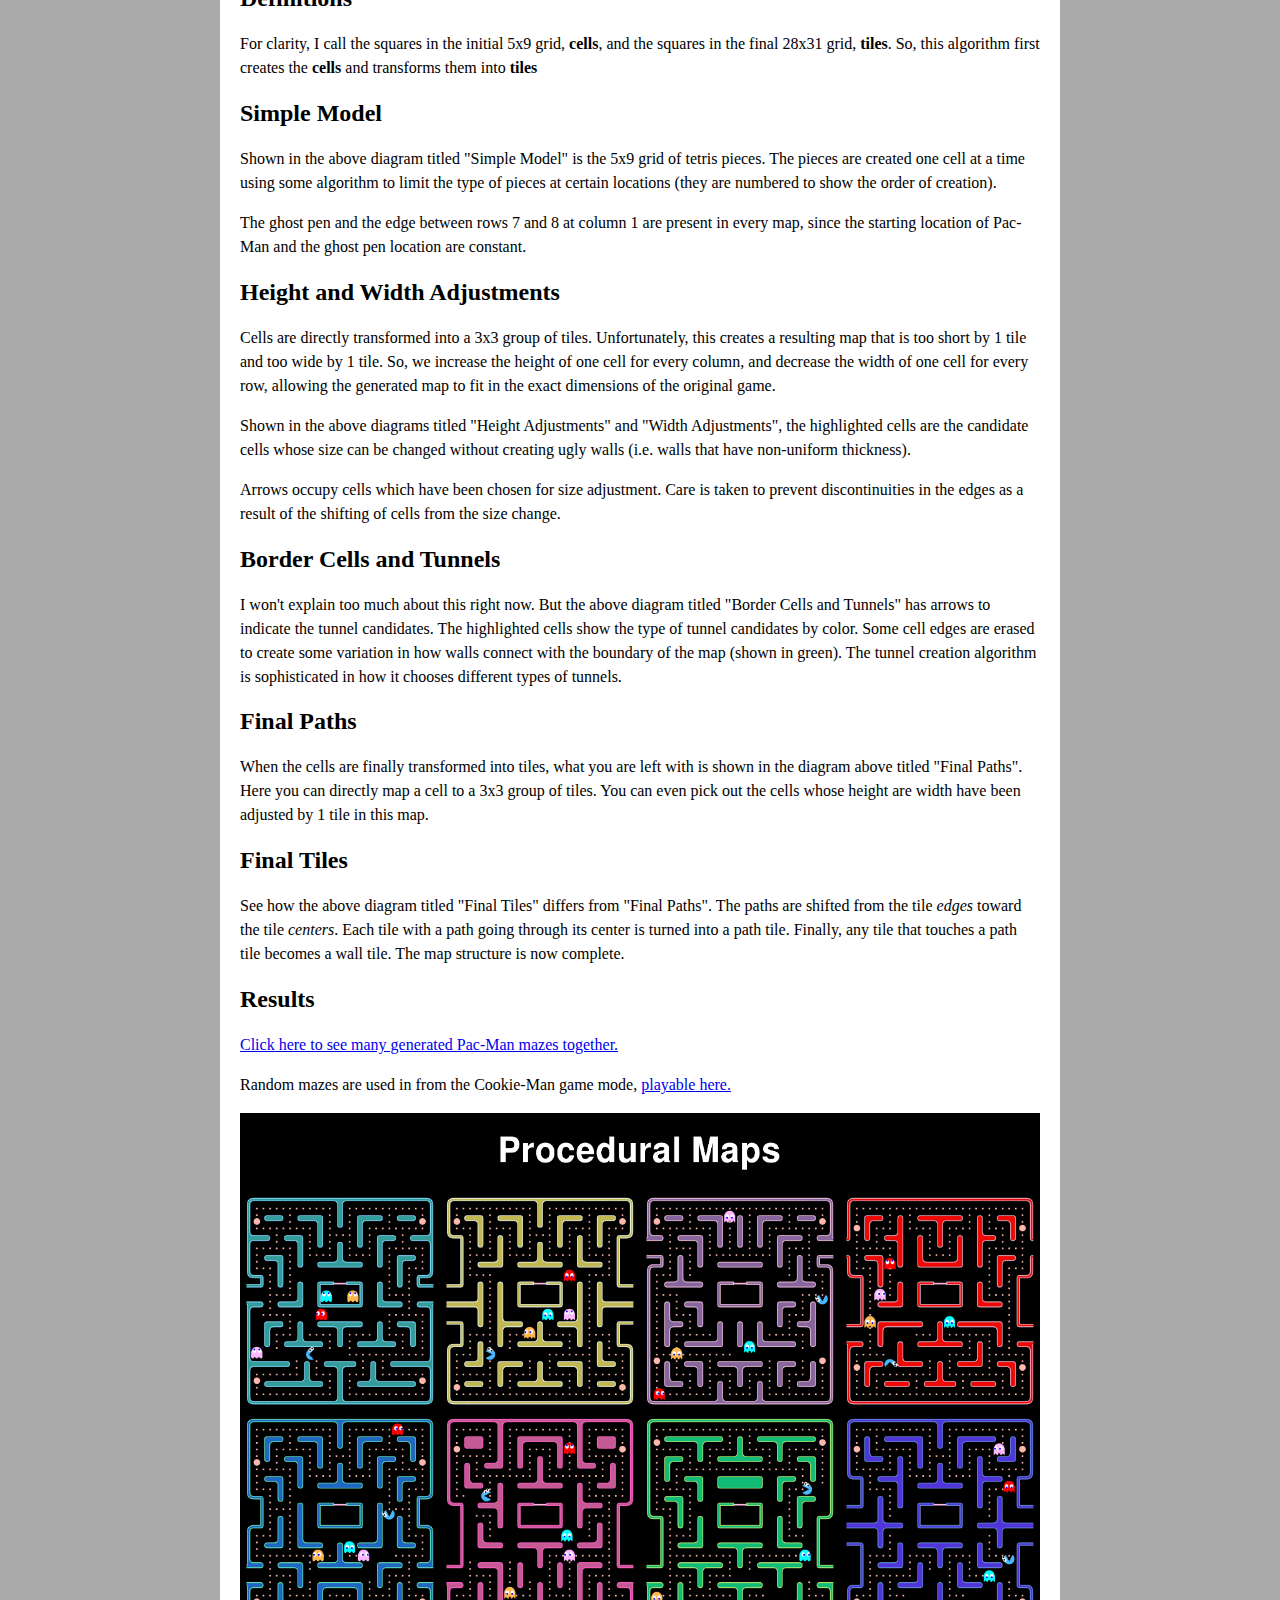
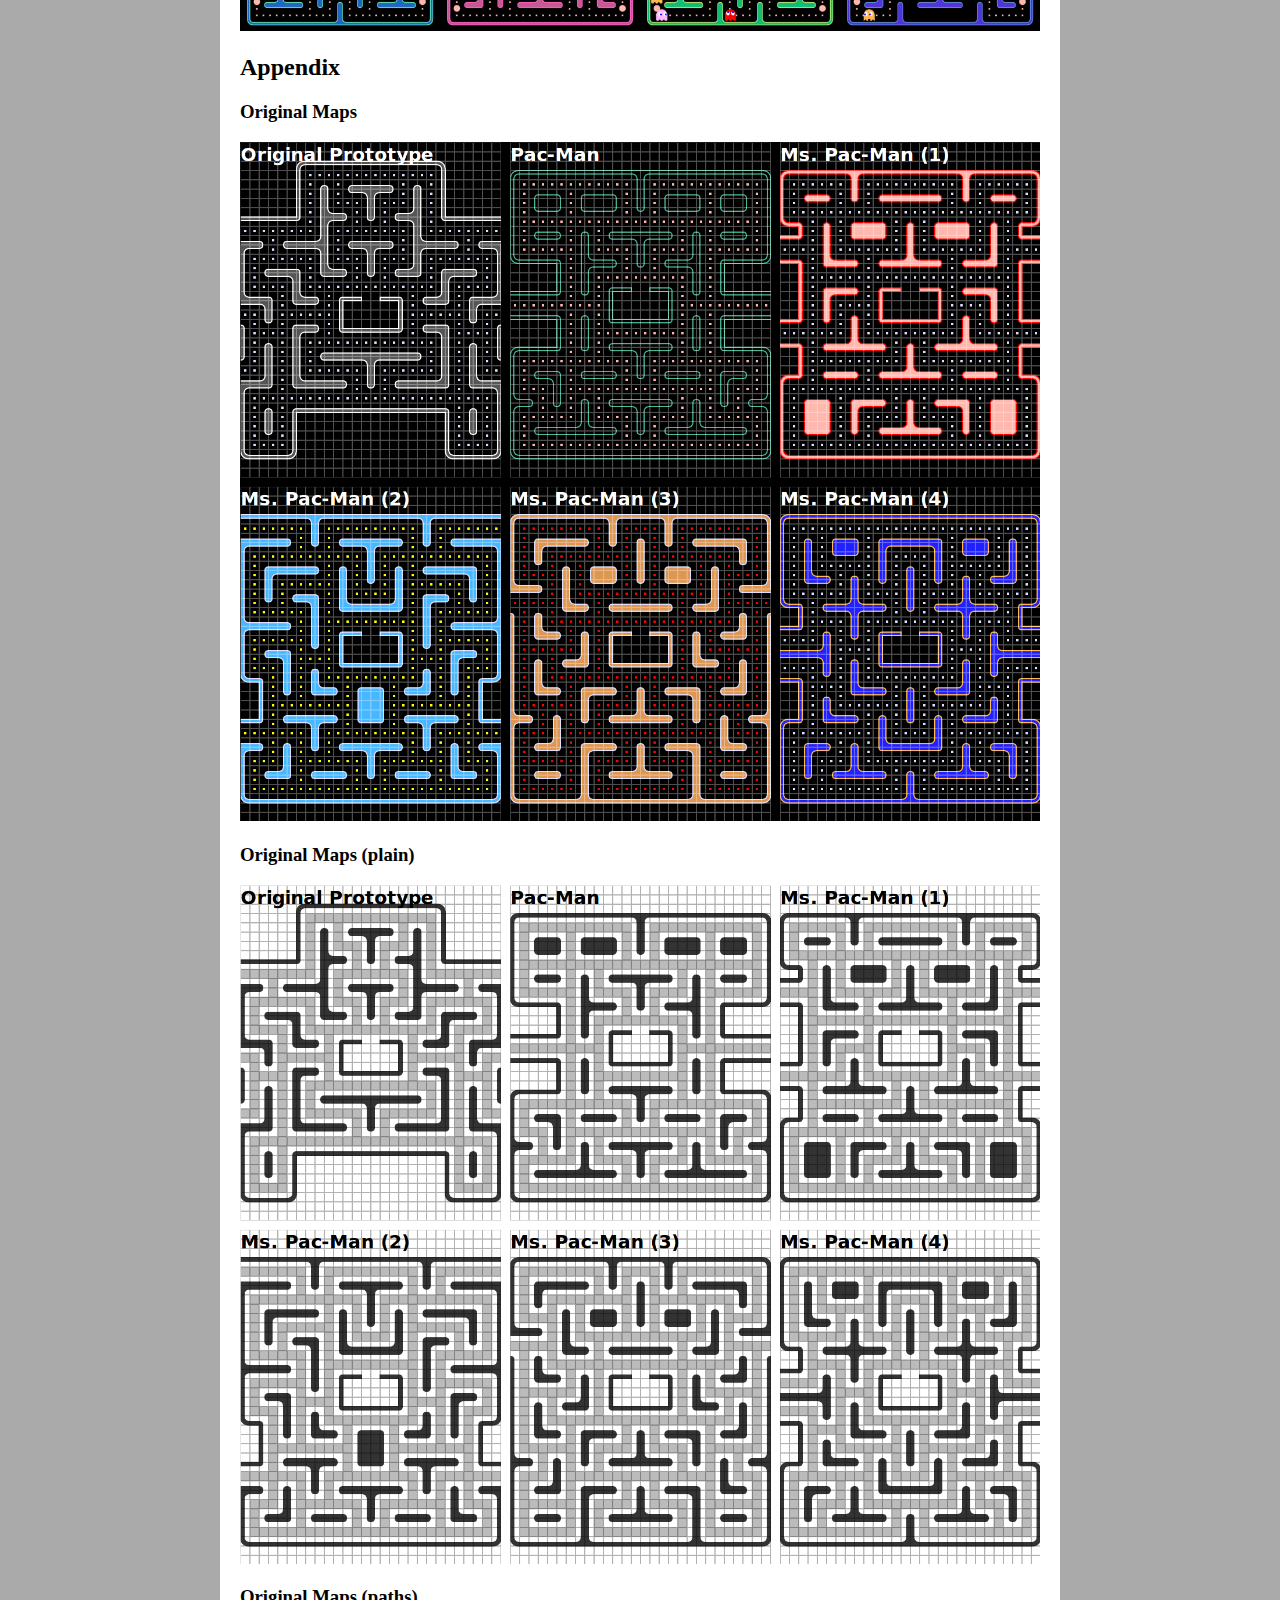
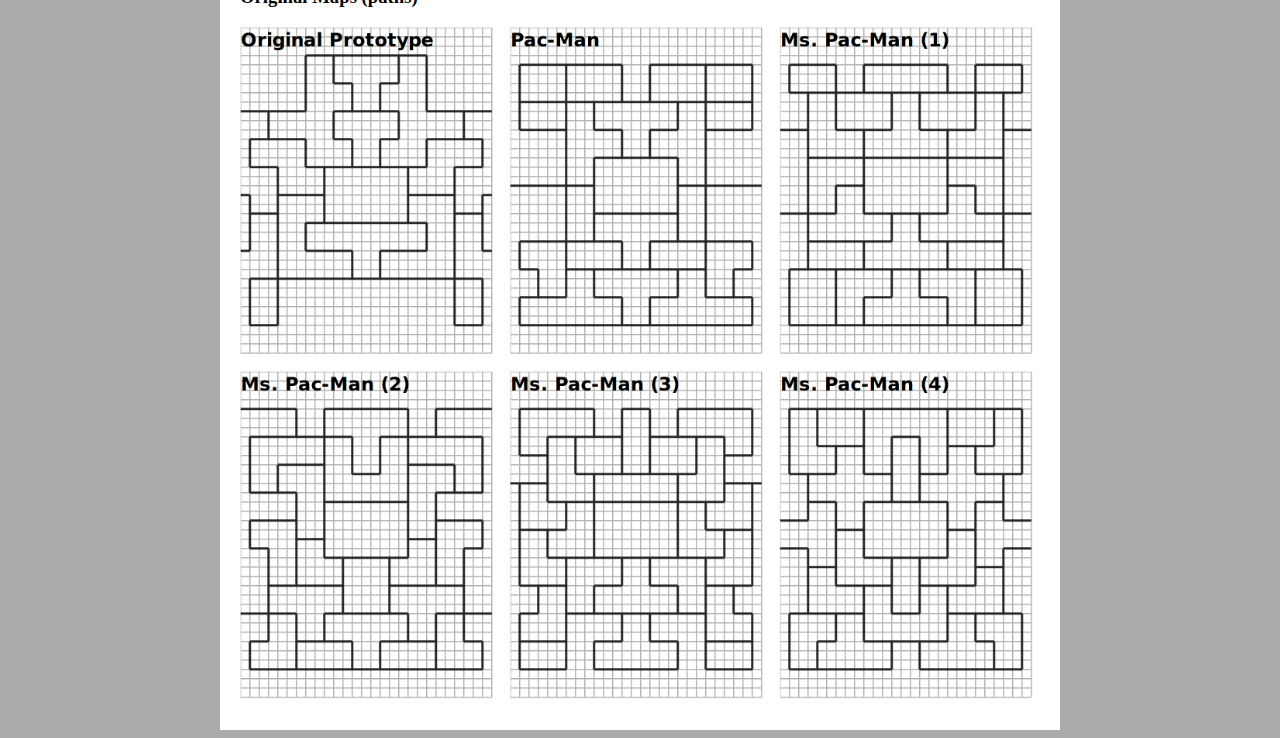
<file: src/pacman/mapgen/index.htm>
<!DOCTYPE html>
<html>
<head>
<title>Pac-Man Maze Generation</title>
<script src="tetris/colors.js"></script>
<script src="tetris/mapgen.js"></script>
<script src="tetris/Map.js"></script>
<script>

var draw = function() {
    var size = 40;

    var canvas = document.getElementById('canvas');
    canvas.width = 1024;
    canvas.height = 1024;
    var ctx = canvas.getContext('2d');
    ctx.fillStyle = "#FFF";
    ctx.fillRect(0,0,canvas.width,canvas.height);

    var map = mapgen();
    var x,y;

    x = size;
    y = size;
    drawCells(ctx,x,y,size,"Simple Model",{'drawNumbers':true});

    x += (cols+1)*size;
    drawCells(ctx,x,y,size,"Height Adjustments",{'drawRaiseHeightCandidate':true, 'drawRaiseHeight':true});

    x += (cols+1)*size;
    drawCells(ctx,x,y,size,"Width Adjustments",{'drawShrinkWidthCandidate':true, 'drawShrinkWidth':true});

    x += (cols+1)*size;
    drawCells(ctx,x,y,size,"Border Cells and Tunnels",
        {'drawJoinCandidate':true,
            'drawSingleDeadEnd':true,
            'drawDoubleDeadEnd':true,
            'drawVoidTunnel':true,
            'drawEdgeTunnel':true,
        });

    x = size;
    y += (rows+1)*size;
    ctx.save();
    ctx.translate(x,y);
    ctx.scale(2,2);
    map.name = "Final Paths";
    map.drawPath(ctx,0,0);
    ctx.restore();

    x = 13*size;
    ctx.save();
    ctx.translate(x,y);
    ctx.scale(2,2);
    map.name = "Final Tiles";
    map.draw(ctx,0,0,true);
    ctx.restore();
};

window.onload = function() {
    draw();
};

</script>
<style>
    body {
        background:#AAA;
    }
    p, li {
        line-height:1.5em;
    }
    #container {
        padding: 20px;
        background:#FFF;
        width: 800px;
        margin-left:auto;
        margin-right:auto;
    }
    canvas {
        width: 100%;
    }
</style>
</head>
<body>
<div id="container">
<p>
<h1>Pac-Man Maze Generation</h1>
<p>
from the <a href="https://github.com/shaunew/Pac-Man">Pac-Man tribute project</a> by <a href="mailto:shaunewilliams@gmail.com">Shaun Williams</a>.
</p>

<button onclick="draw()">Click to generate new example</button>
</p>
<canvas id='canvas'></canvas>

<p>

<h2><span style="color:red">Work in Progress</span></h2>
<p>
<i>
Generating random Pac-Man mazes is a deceptively difficult problem that I spent some months working on.  It is not easy to describe clearly.  I hope you are patient.  This page is an effort to begin communicating how the algorithm works.  It will slowly be refined (your feedback appreciated) until it is all stated as clearly as possible.
</i>
</p>

<h2>Contraints</h2>
<p>
The mazes are built carefully to closely match design patterns deduced from the original maps found in Pac-Man and Ms. Pac-Man:
</p>

<ul>
<li>Map is 28x31 tiles.</li>
<li>Paths are only 1 tile thick</li>
<li>No sharp turns (i.e. intersections are separated by atleast 2 tiles).</li>
<li>There are 1 or 2 tunnels</li>
<li>No dead-ends.</li>
<li>Only I, L, T, or + wall shapes are allowed, including the occasional rectangular wall.</li>
<li>Any non-rectangular wall pieces must only be 2 tiles thick.</li>
</ul>

<h2>It's like Tetris</h2>

<p>
We start by stacking tetris pieces on a 5x9 grid. Gravity pulls the pieces in the left direction rather than down.  The edges of the resulting tetris pieces correspond to walkable paths in the maze.  This grid is then mirrored across the left vertical axis to create a symmetric map, then scaled by 3 to form an original-size 28x31 map.
</p>

<h2>Definitions</h2>

<p>
For clarity, I call the squares in the initial 5x9 grid, <b>cells</b>, and the squares in the final 28x31 grid, <b>tiles</b>.  So, this algorithm first creates the <b>cells</b> and transforms them into <b>tiles</b>
</p>

<h2>Simple Model</h2>

<p>
Shown in the above diagram titled "Simple Model" is the 5x9 grid of tetris pieces.  The pieces are created one cell at a time using some algorithm to limit the type of pieces at certain locations (they are numbered to show the order of creation). 
</p>

<p>
The ghost pen and the edge between rows 7 and 8 at column 1 are present in every map, since the starting location of Pac-Man and the ghost pen location are constant.
</p>

<h2>Height and Width Adjustments</h2>

<p>
Cells are directly transformed into a 3x3 group of tiles. Unfortunately, this creates a resulting map that is too short by 1 tile and too wide by 1 tile.  So, we increase the height of one cell for every column, and decrease the width of one cell for every row, allowing the generated map to fit in the exact dimensions of the original game.
</p>

<p>
Shown in the above diagrams titled "Height Adjustments" and "Width Adjustments", the highlighted cells are the candidate cells whose size can be changed without creating ugly walls (i.e. walls that have non-uniform thickness).
</p>

<p>
Arrows occupy cells which have been chosen for size adjustment.  Care is taken to prevent discontinuities in the edges as a result of the shifting of cells from the size change.
</p>

<h2>Border Cells and Tunnels</h2>

<p>
I won't explain too much about this right now.  But the above diagram titled "Border Cells and Tunnels" has arrows to indicate the tunnel candidates.  The highlighted cells show the type of tunnel candidates by color.  Some cell edges are erased to create some variation in how walls connect with the boundary of the map (shown in green).  The tunnel creation algorithm is sophisticated in how it chooses different types of tunnels.
</p>

<h2>Final Paths</h2>

<p>
When the cells are finally transformed into tiles, what you are left with is shown in the diagram above titled "Final Paths".  Here you can directly map a cell to a 3x3 group of tiles.  You can even pick out the cells whose height are width have been adjusted by 1 tile in this map.
</p>

<h2>Final Tiles</h2>

<p>
See how the above diagram titled "Final Tiles" differs from "Final Paths".  The paths are shifted from the tile <em>edges</em> toward the tile <em>centers</em>.  Each tile with a path going through its center is turned into a path tile.  Finally, any tile that touches a path tile becomes a wall tile.  The map structure is now complete.
</p>

<h2>Results</h2>

<p>
<a href="tetris/many.htm">Click here to see many generated Pac-Man mazes together.</a>
</p>

<p>
Random mazes are used in from the Cookie-Man game mode, <a href="../index.htm">playable here.</a>
</p>
<img src="../shots/procedural.png" width="100%" />

<h2>Appendix</h2>

<h3>Original Maps</h3>
<img src="img/origmaps_2x.png" width="100%" />

<h3>Original Maps (plain)</h3>
<img src="img/origmaps_2x_print.png" width="100%" />

<h3>Original Maps (paths)</h3>
<img src="img/origmaps_path.png" width="100%" />

</div>
</body>
</html>
</file>
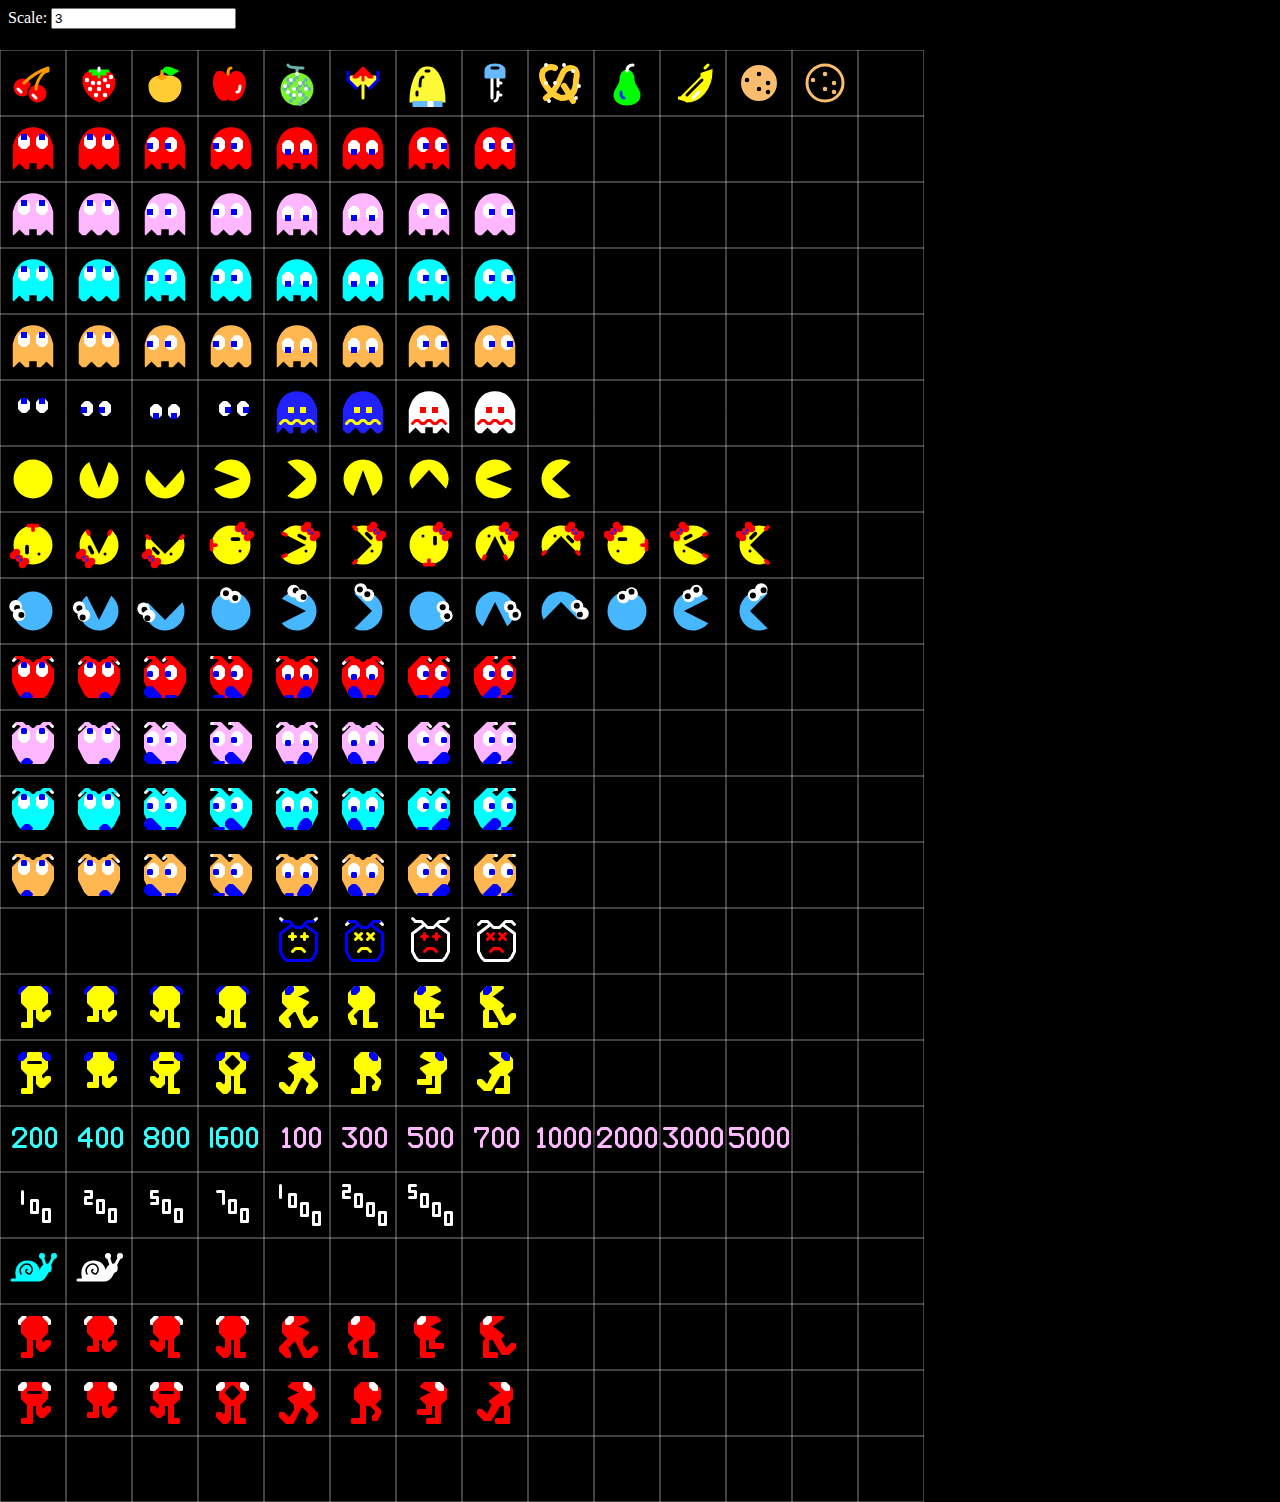
<file: src/pacman/sprites/index.htm>
<!DOCTYPE html>
<html>
<head>
    <style>
        body {
            background: black;
            color: white;
        }
        canvas {
            position: absolute;
            left:0;
            top:50px;
        }
    </style>
</head>
<body>
<div>
Scale: <input type='text' id='scaleInput' onkeydown="if (event.keyCode == 13) refresh()"></input>
</div>
<canvas id='atlas'></canvas>
<canvas id='gridcanvas'></canvas>

<script>
var renderScale = 3;
</script>

<script src="../src/direction.js"></script>
<script src="../src/sprites.js"></script>
<script src="../src/atlas.js"></script>
<script>

var refresh = function() {
    var scale = parseFloat(document.getElementById('scaleInput').value);
    if (isNaN(scale) || !(scale > 0 && scale <= 20) ) {
        alert('not a valid scale (0 < scale <= 20');
        return;
    }
    renderScale = scale;
    atlas.create();
};

window.onload = function() {
    document.getElementById('scaleInput').value = renderScale.toString();
    refresh();
};
</script>
</body>
</html>
</file>
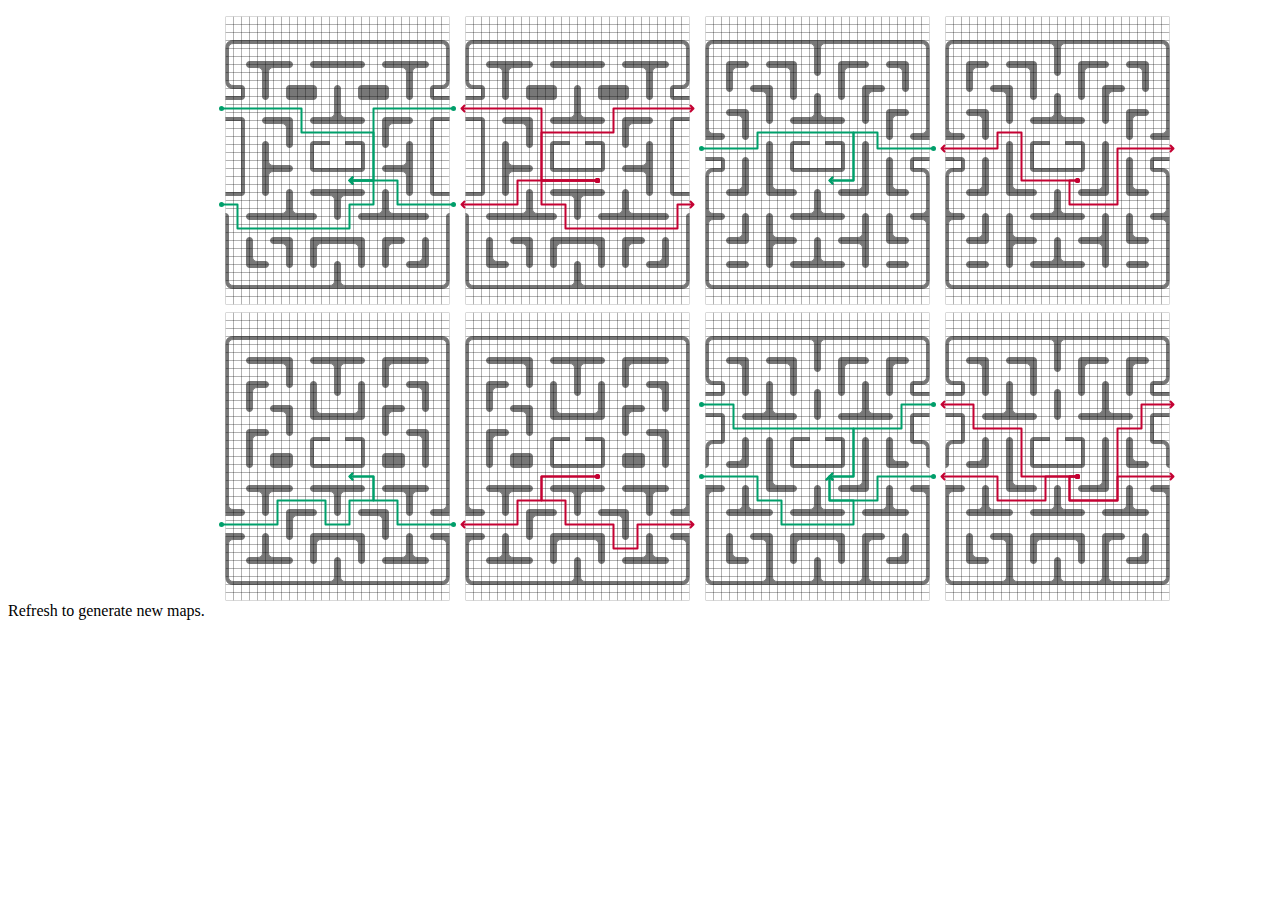
<file: src/pacman/fruit/cookie.htm>
<!DOCTYPE html>
<html>
<head>
<script src="colors.js"></script>
<script src="mapgen.js"></script>
<script src="Map.js"></script>
</head>
<body>
Refresh to generate new maps.
<canvas id='canvas'></canvas>

<script>

window.onload = function() {

    var canvas = document.getElementById('canvas');
    canvas.width = tileSize*32*4;
    canvas.height = tileSize*38*2;

    var ctx = canvas.getContext('2d');
    var scale = 1;
    ctx.scale(scale,scale);

    var x,y;
    x = tileSize*2;
    y = tileSize;

    var drawMap = function(map,x,y) {
        map.draw(ctx,x,y,true);
        map.drawFruitPaths(ctx,x,y,'entrances');

        x += tileSize*30;
        map.draw(ctx,x,y,true);
        map.drawFruitPaths(ctx,x,y,'exits');
    };

    drawMap(mapgen(),x,y);
    x += tileSize*60;
    drawMap(mapgen(),x,y);

    x = tileSize*2;
    y += tileSize*37;
    drawMap(mapgen(),x,y);
    x += tileSize*60;
    drawMap(mapgen(),x,y);
};

</script>
</body>
</html>
</file>
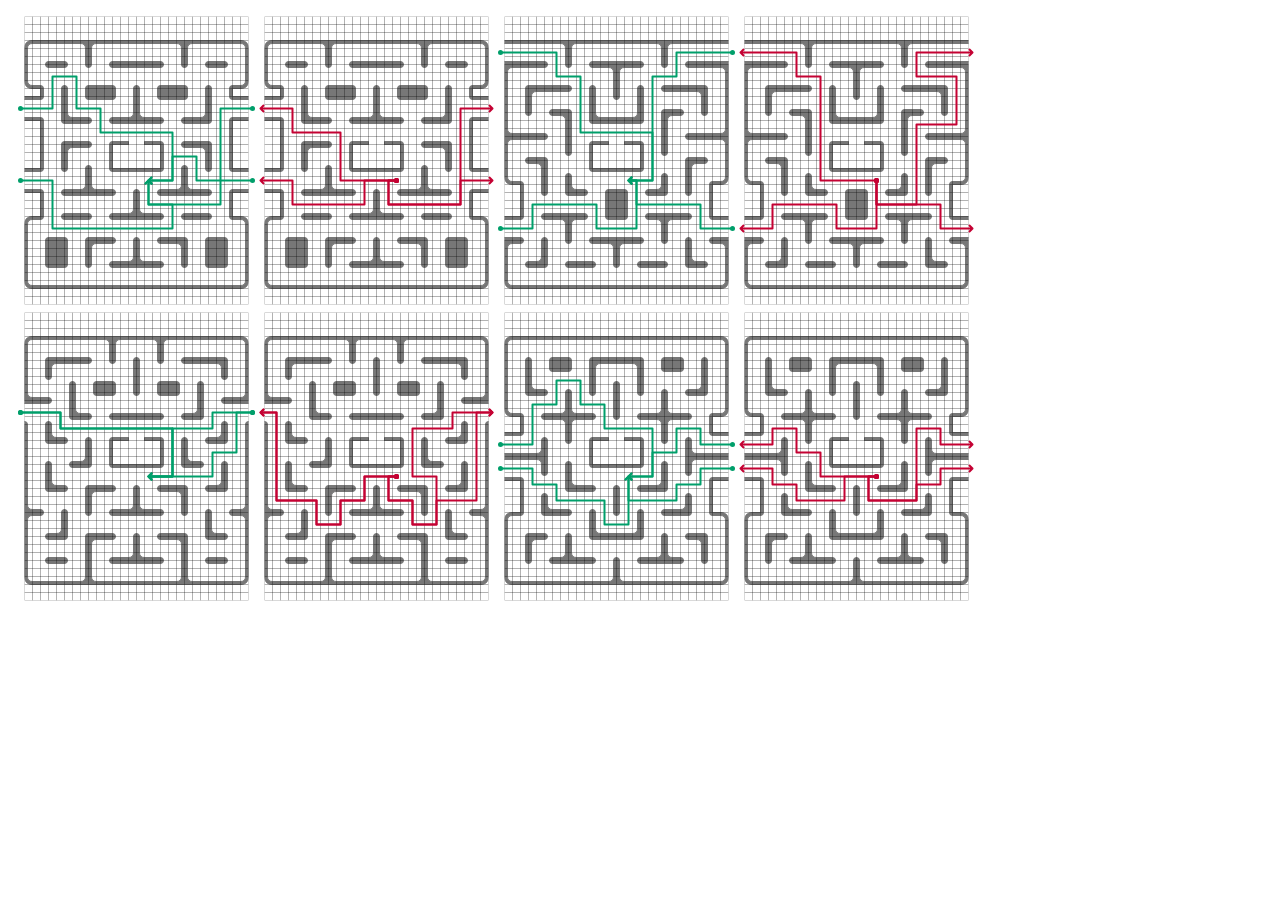
<file: src/pacman/fruit/mspac.htm>
<!DOCTYPE html>
<html>
<head>
<script src="colors.js"></script>
<script src="mapgen.js"></script>
<script src="Map.js"></script>
<script src="maps.js"></script>
</head>
<body>
<canvas id='canvas'></canvas>

<script>

window.onload = function() {

    var canvas = document.getElementById('canvas');
    canvas.width = tileSize*32*4;
    canvas.height = tileSize*38*2;

    var ctx = canvas.getContext('2d');
    var scale = 1;
    ctx.scale(scale,scale);

    var x,y;
    x = tileSize*2;
    y = tileSize;

    var drawMap = function(map,x,y) {
        map.draw(ctx,x,y,true);
        map.drawFruitPaths(ctx,x,y,'entrances');

        x += tileSize*30;
        map.draw(ctx,x,y,true);
        map.drawFruitPaths(ctx,x,y,'exits');
    };

    drawMap(mapMsPacman1,x,y);
    x += tileSize*60;
    drawMap(mapMsPacman2,x,y);

    x = tileSize*2;
    y += tileSize*37;
    drawMap(mapMsPacman3,x,y);
    x += tileSize*60;
    drawMap(mapMsPacman4,x,y);
};

</script>
</body>
</html>
</file>
<file: src/0hh1/css/style.css>
* {
  -webkit-box-sizing: border-box;
  -moz-box-sizing: border-box;
  -ms-box-sizing: border-box;
  box-sizing: border-box;

  -webkit-user-select: none;
  -moz-user-select: none;
  -ms-user-select: none;
  user-select: none;
  -webkit-touch-callout: none;
  cursor: default;
  -webkit-tap-highlight-color: rgba(0,0,0,0);
  }
#feelsize {
  position: fixed;
  z-index: -1;
  right:0; bottom:0;width: 100%; height: 100%;
}
body {
  background: #222;
  padding: 0; margin: 0;
}
#container {
  margin: auto;
  position: absolute;
  top:0;bottom:0; /* vertical center */
  left:0;right:0; /* horizontal center */
  overflow: hidden;
}
.vertical {
  position: absolute;
  top: 50%; left: 50%;
  width: 100%;
  -webkit-transform: translate(-50%, -50%);
  -moz-transform: translate(-50%, -50%);
  -ms-transform: translate(-50%, -50%);
  transform: translate(-50%, -50%);
}
.screen {
  display: none;
  position: absolute;
  width: 100%; height: 100%;
  right: 0; bottom: 0;
}
h1,h2,h3 {
  text-align: center;
  font-family: 'molle';
  color: #fff;
  font-weight: normal;
  margin: 5% 0;
  white-space: nowrap;
}
h2 {
  font-size: 15vw;
  margin: 7% 0 0 0;
}
h3 {
  font-size: 15vw;
  margin: 5% 0 0 0;
}
h2#boardsize {
  position: relative;
  z-index: 10;
  font-family: 'Josefin Sans', sans-serif;
  margin-top: 3%;
  -webkit-transition: opacity .3s ease-out;
  -moz-transition: opacity .3s ease-out;
  -ms-transition: opacity .3s ease-out;
  transition: opacity .3s ease-out;
}
p {
  font-family: 'Josefin Sans', sans-serif;
  color: #fff;
  text-align: center;
}
#titlegrid {
  width: 80%;
  margin: 0 auto;
}
#loadinggrid {
  width: 50%;
  margin: 0 auto;
}
#menu p {
  margin: 0;
}
#menugrid {
  width: 60%;
  margin: 0 auto;
}
  #menugrid .inner {
    color: #fff;
    text-align: center;
    font-family: 'Josefin Sans', sans-serif;
    -webkit-transition: opacity .3s ease-out;
    -moz-transition: opacity .3s ease-out;
    -ms-transition: opacity .3s ease-out;
    transition: opacity .3s ease-out;
  }

.board {
  padding: 10px 10px 20px 10px;
  background: #222;
}
  .board.hidden {
    opacity: 0;
    z-index: -1;
  }
  .board table {
    width: 100%;
    margin: 0 auto;
    border-collapse: collapse;
  }
  .board table td {
    position: relative;
    font-size: 0; line-height: 0;
  }
.tile {
  position: relative;
  left: 0; top: 0;
  width: 100%; height: 100%;
  padding: 4%;
}
.tile .inner {
  position: relative;
  width: 100%; height: 100%;
  overflow: hidden;
  -webkit-transition: background-color .2s ease-out;
  -moz-transition: background-color .2s ease-out;
  -ms-transition: background-color .2s ease-out;
  transition: background-color .2s ease-out;
}
.tile .inner { 
  background-color: #2a2a2a;
}

.tile-1 .inner:after, .tile-2 .inner:after {
  content: ''; position: absolute;
  left: 0; bottom: 0; width: 100%; height: 12%;
  background: rgba(0,0,0,.2);
}
.iconcon {
  display: inline-block;
  padding: 7% 0;
  -webkit-transition: opacity .3s ease-out .5s;
  -moz-transition: opacity .3s ease-out .5s;
  -ms-transition: opacity .3s ease-out .5s;
  transition: opacity .3s ease-out .5s;
}
.iconcon.hidden {
  opacity: 0;
  z-index: -1;
}
.iconcon.wiggle {
  -webkit-animation: iconWiggle 2s ease-in-out .5s;
  -moz-animation: iconWiggle 2s ease-in-out .5s;
  -ms-animation: iconWiggle 2s ease-in-out .5s;
  animation: iconWiggle 2s ease-in-out .5s;
}
.icon {
  display: block;
  width: 22px; height: 22px;
  background-repeat: no-repeat;
  background-size: auto 100%;
  background-position: center center;
}
#back.icon { background-image: url(../img/close.png); }
#retry.icon { background-image: url(../img/spinner.png); }
#undo.icon { background-image: url(../img/history.png); }
#help.icon { background-image: url(../img/eye.png); }
#next.icon { background-image: url(../img/arrow-right.png); }
#tweet.icon { background-image: url(../img/twitter.png); }

#bar {
  position: absolute;
  bottom: 0; right: 0;
  width: 100%;
  text-align: center;
}
.error {
  -webkit-animation: wiggle .5s ease;
  -moz-animation: wiggle .5s ease;
  -ms-animation: wiggle .5s ease;
  animation: wiggle .5s ease;
}
.loading {
  -webkit-animation: wiggle 2s infinite ease;
  -moz-animation: wiggle 2s infinite ease;
  -ms-animation: wiggle 2s infinite ease;
  animation: wiggle 2s infinite ease;
}
.screen {
  opacity: 0;
  -webkit-transition: all .3s ease-out;
  -moz-transition: all .3s ease-out;
  -ms-transition: all .3s ease-out;
  transition: all .3s ease-out;
}
.show {
  opacity: 1;
}
.screen.text {
  padding: 0 10%;
}
.show01 * {
  color: transparent;
}
#title * {
  -webkit-transition: color 1s ease-out 1s;
  -moz-transition: color 1s ease-out 1s;
  -ms-transition: color 1s ease-out 1s;
  transition: color 1s ease-out 1s;
}
html body .show01 .tile .inner,
html body .show01 .tile .inner:after {
  background: transparent;
}
.show01 #title p {
  color: transparent;
}
#title p {
  -webkit-transition: color 1s ease-out 1s;
  -moz-transition: color 1s ease-out 1s;
  -ms-transition: color 1s ease-out 1s;
  transition: color 1s ease-out 1s;
}
#titlegrid {
  position: relative;
}
#digits {
  position: absolute;
  width: 100%; height: 100%;
  z-index: 10;
  color: transparent;
  text-align: center;
  font-family: 'Josefin Sans', sans-serif;
}
#digits #zero { position: absolute; left: 0; top: 0; width: 50%; height: 100%;}
#digits #one { position: absolute; right: 0; top: 0; width: 50%; height: 100%;}
#digits #hs { 
  color: #fff; padding-left: 3%;
  text-shadow: 0 0 10px transparent;
  -webkit-transition: color 1s ease-out;
  -moz-transition: color 1s ease-out;
  -ms-transition: color 1s ease-out;
  transition: all 1s ease-out;
}
.show01 #digits #zero,
.show01 #digits #one { 
  color: #fff; 
  -webkit-transition: color 1s ease-out;
  -moz-transition: color 1s ease-out;
  -ms-transition: color 1s ease-out;
  transition: color 1s ease-out;
}
.hide0 #digits #zero { color: transparent; }
.hide1 #digits #one { color: transparent; }
.hidehs #digits #hs { 
  color: transparent; 
  -webkit-transition: color .1s ease-out;
  -moz-transition: color .1s ease-out;
  -ms-transition: color .1s ease-out;
  transition: color .1s ease-out;
}


.tile.marked .inner { 
  border: solid #fff 3px; 
  -webkit-animation: flash 2s ease-in-out infinite;
  -moz-animation: flash 2s ease-in-out infinite;
  -ms-animation: flash 2s ease-in-out infinite;
  animation: flash 2s ease-in-out infinite;
}

.topMsg {
  position: absolute;
  display: table;
  width: 100%; top: 0;
  padding: 0 5%;
  color: #fff;
  text-align: center;
  font-family: 'Josefin Sans', sans-serif;
  opacity: 0;
  margin: 0 !important;
  -webkit-transition: opacity .3s ease-out;
  -moz-transition: opacity .3s ease-out;
  -ms-transition: opacity .3s ease-out;
  transition: opacity .3s ease-out;
}
  .topMsg span {
    display: table-cell;
    vertical-align: middle;
  }

.showHint #hintMsg {
  opacity: 1;
}
.showHint #boardsize {
  opacity: 0;
}

#chooseSize {
  top: 21%;
}
  #chooseSize.show {
    opacity: 1;
  }

#score {
  position: absolute;
  width: 100%;
  bottom: 17%;
  padding: 0 5%;
  color: #fff;
  font-family: 'Josefin Sans', sans-serif;
  height: 32px; font-size: 32px; line-height: 32px;
  opacity: 0;
  -webkit-transition: opacity .3s ease-out;
  -moz-transition: opacity .3s ease-out;
  -ms-transition: opacity .3s ease-out;
  transition: opacity .3s ease-out;
}
  #trophy {
    position: absolute;
    width: auto; height: 100%;
    right: 50%; top: 0;
    padding-right: 2%;
  }
  #scorenr {
    position: absolute;
    display: block;
    vertical-align: top;
    left: 50%;
    top: 10%;
    padding-left: 2%;

  }
  #score.show {
    opacity: 1;
  }

.tile.completed {
  -webkit-transform-origin: center center;
  -webkit-animation: completed 2s ease-in;
  -moz-transform-origin: center center;
  -moz-animation: completed 2s ease-in;
  -ms-transform-origin: center center;
  -ms-animation: completed 2s ease-in;
  transform-origin: center center;
  animation: completed 2s ease-in;
}

@-webkit-keyframes wiggle {
    0 {-webkit-transform: rotateZ(3deg);}
    10% {-webkit-transform: rotateZ(-3deg);}
    20% {-webkit-transform: rotateZ(3deg);}
    30% {-webkit-transform: rotateZ(-3deg);}
    40% {-webkit-transform: rotateZ(3deg);}
    50% {-webkit-transform: rotateZ(-3deg);}
    60% {-webkit-transform: rotateZ(3deg);}
    70% {-webkit-transform: rotateZ(-3deg);}
    80% {-webkit-transform: rotateZ(3deg);}
    90% {-webkit-transform: rotateZ(-3deg);}
    100% {-webkit-transform: none; }
}
@-moz-keyframes wiggle {
    0 {-moz-transform: rotateZ(3deg);}
    10% {-moz-transform: rotateZ(-3deg);}
    20% {-moz-transform: rotateZ(3deg);}
    30% {-moz-transform: rotateZ(-3deg);}
    40% {-moz-transform: rotateZ(3deg);}
    50% {-moz-transform: rotateZ(-3deg);}
    60% {-moz-transform: rotateZ(3deg);}
    70% {-moz-transform: rotateZ(-3deg);}
    80% {-moz-transform: rotateZ(3deg);}
    90% {-moz-transform: rotateZ(-3deg);}
    100% {-moz-transform: none; }
}
@-ms-keyframes wiggle {
    0 {-ms-transform: rotateZ(3deg);}
    10% {-ms-transform: rotateZ(-3deg);}
    20% {-ms-transform: rotateZ(3deg);}
    30% {-ms-transform: rotateZ(-3deg);}
    40% {-ms-transform: rotateZ(3deg);}
    50% {-ms-transform: rotateZ(-3deg);}
    60% {-ms-transform: rotateZ(3deg);}
    70% {-ms-transform: rotateZ(-3deg);}
    80% {-ms-transform: rotateZ(3deg);}
    90% {-ms-transform: rotateZ(-3deg);}
    100% {-ms-transform: none; }
}
@keyframes wiggle {
    0 {transform: rotateZ(3deg);}
    10% {transform: rotateZ(-3deg);}
    20% {transform: rotateZ(3deg);}
    30% {transform: rotateZ(-3deg);}
    40% {transform: rotateZ(3deg);}
    50% {transform: rotateZ(-3deg);}
    60% {transform: rotateZ(3deg);}
    70% {transform: rotateZ(-3deg);}
    80% {transform: rotateZ(3deg);}
    90% {transform: rotateZ(-3deg);}
    100% {transform: none; }
}

@-webkit-keyframes flash {
    0% { border-color: rgba(255,255,255,.3) }
    50% { border-color: #fff; }
    100% { border-color: rgba(255,255,255,.3) }
}
@-moz-keyframes flash {
    0% { border-color: rgba(255,255,255,.3) }
    50% { border-color: #fff; }
    100% { border-color: rgba(255,255,255,.3) }
}
@-ms-keyframes flash {
    0% { border-color: rgba(255,255,255,.3) }
    50% { border-color: #fff; }
    100% { border-color: rgba(255,255,255,.3) }
}
@keyframes flash {
    0% { border-color: rgba(255,255,255,.3) }
    50% { border-color: #fff; }
    100% { border-color: rgba(255,255,255,.3) }
}

@-webkit-keyframes iconWiggle {
    0% { -webkit-transform: translateY(0); }
    25% { -webkit-transform: translateY(-50%); }
    50% { -webkit-transform: translateY(0); }
    75% { -webkit-transform: translateY(-50%); }
    100% { -webkit-transform: translateY(0); }
}
@-moz-keyframes iconWiggle {
    0% { -moz-transform: translateY(0); }
    25% { -moz-transform: translateY(-50%); }
    50% { -moz-transform: translateY(0); }
    75% { -moz-transform: translateY(-50%); }
    100% { -moz-transform: translateY(0); }
}
@-ms-keyframes iconWiggle {
    0% { -ms-transform: translateY(0); }
    25% { -ms-transform: translateY(-50%); }
    50% { -ms-transform: translateY(0); }
    75% { -ms-transform: translateY(-50%); }
    100% { -ms-transform: translateY(0); }
}
@keyframes iconWiggle {
    0% { transform: translateY(0); }
    25% { transform: translateY(-50%); }
    50% { transform: translateY(0); }
    75% { transform: translateY(-50%); }
    100% { transform: translateY(0); }
}

@-webkit-keyframes completed {
    from { opacity: 1;}
    to { opacity: 0; -webkit-transform: scale(4) }
}
@-moz-keyframes completed {
    from { opacity: 1;}
    to { opacity: 0; -moz-transform: scale(4) }
}
@-ms-keyframes completed {
    from { opacity: 1;}
    to { opacity: 0; -ms-transform: scale(4) }
}
@keyframes completed {
    from { opacity: 1;}
    to { opacity: 0; transform: scale(4) }
}
</file>
<file: src/0hh1/fonts/fonts.css>
@font-face {
  font-family: 'molle';
  src: url('Molle-Regular.ttf') format('truetype');
  font-weight: normal;
  font-style: normal;
}
@font-face {
  font-family: 'Josefin Sans';
  src: url('JosefinSans-Bold.ttf') format('truetype');
  font-weight: normal;
  font-style: normal;
}
</file>
<file: src/2048/style/main.css>
@import url(fonts/clear-sans.css);
html, body {
  margin: 0;
  padding: 0;
  background: #faf8ef;
  color: #776e65;
  font-family: "Clear Sans", "Helvetica Neue", Arial, sans-serif;
  font-size: 18px; }

body {
  margin: 80px 0; }

.heading:after {
  content: "";
  display: block;
  clear: both; }

h1.title {
  font-size: 80px;
  font-weight: bold;
  margin: 0;
  display: block;
  float: left; }

@-webkit-keyframes move-up {
  0% {
    top: 25px;
    opacity: 1; }

  100% {
    top: -50px;
    opacity: 0; } }
@-moz-keyframes move-up {
  0% {
    top: 25px;
    opacity: 1; }

  100% {
    top: -50px;
    opacity: 0; } }
@keyframes move-up {
  0% {
    top: 25px;
    opacity: 1; }

  100% {
    top: -50px;
    opacity: 0; } }
.scores-container {
  float: right;
  text-align: right; }

.score-container, .best-container {
  position: relative;
  display: inline-block;
  background: #bbada0;
  padding: 15px 25px;
  font-size: 25px;
  height: 25px;
  line-height: 47px;
  font-weight: bold;
  border-radius: 3px;
  color: white;
  margin-top: 8px;
  text-align: center; }
  .score-container:after, .best-container:after {
    position: absolute;
    width: 100%;
    top: 10px;
    left: 0;
    text-transform: uppercase;
    font-size: 13px;
    line-height: 13px;
    text-align: center;
    color: #eee4da; }
  .score-container .score-addition, .best-container .score-addition {
    position: absolute;
    right: 30px;
    color: red;
    font-size: 25px;
    line-height: 25px;
    font-weight: bold;
    color: rgba(119, 110, 101, 0.9);
    z-index: 100;
    -webkit-animation: move-up 600ms ease-in;
    -moz-animation: move-up 600ms ease-in;
    animation: move-up 600ms ease-in;
    -webkit-animation-fill-mode: both;
    -moz-animation-fill-mode: both;
    animation-fill-mode: both; }

.score-container:after {
  content: "Score"; }

.best-container:after {
  content: "Best"; }

p {
  margin-top: 0;
  margin-bottom: 10px;
  line-height: 1.65; }

a {
  color: #776e65;
  font-weight: bold;
  text-decoration: underline;
  cursor: pointer; }

strong.important {
  text-transform: uppercase; }

hr {
  border: none;
  border-bottom: 1px solid #d8d4d0;
  margin-top: 20px;
  margin-bottom: 30px; }

.container {
  width: 500px;
  margin: 0 auto; }

@-webkit-keyframes fade-in {
  0% {
    opacity: 0; }

  100% {
    opacity: 1; } }
@-moz-keyframes fade-in {
  0% {
    opacity: 0; }

  100% {
    opacity: 1; } }
@keyframes fade-in {
  0% {
    opacity: 0; }

  100% {
    opacity: 1; } }
.game-container {
  margin-top: 20px;
  position: relative;
  padding: 15px;
  cursor: default;
  -webkit-touch-callout: none;
  -ms-touch-callout: none;
  -webkit-user-select: none;
  -moz-user-select: none;
  -ms-user-select: none;
  -ms-touch-action: none;
  touch-action: none;
  background: #bbada0;
  border-radius: 6px;
  width: 500px;
  height: 500px;
  -webkit-box-sizing: border-box;
  -moz-box-sizing: border-box;
  box-sizing: border-box; }
  .game-container .game-message {
    display: none;
    position: absolute;
    top: 0;
    right: 0;
    bottom: 0;
    left: 0;
    background: rgba(238, 228, 218, 0.5);
    z-index: 100;
    text-align: center;
    -webkit-animation: fade-in 800ms ease 1200ms;
    -moz-animation: fade-in 800ms ease 1200ms;
    animation: fade-in 800ms ease 1200ms;
    -webkit-animation-fill-mode: both;
    -moz-animation-fill-mode: both;
    animation-fill-mode: both; }
    .game-container .game-message p {
      font-size: 60px;
      font-weight: bold;
      height: 60px;
      line-height: 60px;
      margin-top: 222px; }
    .game-container .game-message .lower {
      display: block;
      margin-top: 59px; }
    .game-container .game-message a {
      display: inline-block;
      background: #8f7a66;
      border-radius: 3px;
      padding: 0 20px;
      text-decoration: none;
      color: #f9f6f2;
      height: 40px;
      line-height: 42px;
      margin-left: 9px; }
      .game-container .game-message a.keep-playing-button {
        display: none; }
    .game-container .game-message.game-won {
      background: rgba(237, 194, 46, 0.5);
      color: #f9f6f2; }
      .game-container .game-message.game-won a.keep-playing-button {
        display: inline-block; }
    .game-container .game-message.game-won, .game-container .game-message.game-over {
      display: block; }

.grid-container {
  position: absolute;
  z-index: 1; }

.grid-row {
  margin-bottom: 15px; }
  .grid-row:last-child {
    margin-bottom: 0; }
  .grid-row:after {
    content: "";
    display: block;
    clear: both; }

.grid-cell {
  width: 106.25px;
  height: 106.25px;
  margin-right: 15px;
  float: left;
  border-radius: 3px;
  background: rgba(238, 228, 218, 0.35); }
  .grid-cell:last-child {
    margin-right: 0; }

.tile-container {
  position: absolute;
  z-index: 2; }

.tile, .tile .tile-inner {
  width: 107px;
  height: 107px;
  line-height: 107px; }
.tile.tile-position-1-1 {
  -webkit-transform: translate(0px, 0px);
  -moz-transform: translate(0px, 0px);
  -ms-transform: translate(0px, 0px);
  transform: translate(0px, 0px); }
.tile.tile-position-1-2 {
  -webkit-transform: translate(0px, 121px);
  -moz-transform: translate(0px, 121px);
  -ms-transform: translate(0px, 121px);
  transform: translate(0px, 121px); }
.tile.tile-position-1-3 {
  -webkit-transform: translate(0px, 242px);
  -moz-transform: translate(0px, 242px);
  -ms-transform: translate(0px, 242px);
  transform: translate(0px, 242px); }
.tile.tile-position-1-4 {
  -webkit-transform: translate(0px, 363px);
  -moz-transform: translate(0px, 363px);
  -ms-transform: translate(0px, 363px);
  transform: translate(0px, 363px); }
.tile.tile-position-2-1 {
  -webkit-transform: translate(121px, 0px);
  -moz-transform: translate(121px, 0px);
  -ms-transform: translate(121px, 0px);
  transform: translate(121px, 0px); }
.tile.tile-position-2-2 {
  -webkit-transform: translate(121px, 121px);
  -moz-transform: translate(121px, 121px);
  -ms-transform: translate(121px, 121px);
  transform: translate(121px, 121px); }
.tile.tile-position-2-3 {
  -webkit-transform: translate(121px, 242px);
  -moz-transform: translate(121px, 242px);
  -ms-transform: translate(121px, 242px);
  transform: translate(121px, 242px); }
.tile.tile-position-2-4 {
  -webkit-transform: translate(121px, 363px);
  -moz-transform: translate(121px, 363px);
  -ms-transform: translate(121px, 363px);
  transform: translate(121px, 363px); }
.tile.tile-position-3-1 {
  -webkit-transform: translate(242px, 0px);
  -moz-transform: translate(242px, 0px);
  -ms-transform: translate(242px, 0px);
  transform: translate(242px, 0px); }
.tile.tile-position-3-2 {
  -webkit-transform: translate(242px, 121px);
  -moz-transform: translate(242px, 121px);
  -ms-transform: translate(242px, 121px);
  transform: translate(242px, 121px); }
.tile.tile-position-3-3 {
  -webkit-transform: translate(242px, 242px);
  -moz-transform: translate(242px, 242px);
  -ms-transform: translate(242px, 242px);
  transform: translate(242px, 242px); }
.tile.tile-position-3-4 {
  -webkit-transform: translate(242px, 363px);
  -moz-transform: translate(242px, 363px);
  -ms-transform: translate(242px, 363px);
  transform: translate(242px, 363px); }
.tile.tile-position-4-1 {
  -webkit-transform: translate(363px, 0px);
  -moz-transform: translate(363px, 0px);
  -ms-transform: translate(363px, 0px);
  transform: translate(363px, 0px); }
.tile.tile-position-4-2 {
  -webkit-transform: translate(363px, 121px);
  -moz-transform: translate(363px, 121px);
  -ms-transform: translate(363px, 121px);
  transform: translate(363px, 121px); }
.tile.tile-position-4-3 {
  -webkit-transform: translate(363px, 242px);
  -moz-transform: translate(363px, 242px);
  -ms-transform: translate(363px, 242px);
  transform: translate(363px, 242px); }
.tile.tile-position-4-4 {
  -webkit-transform: translate(363px, 363px);
  -moz-transform: translate(363px, 363px);
  -ms-transform: translate(363px, 363px);
  transform: translate(363px, 363px); }

.tile {
  position: absolute;
  -webkit-transition: 100ms ease-in-out;
  -moz-transition: 100ms ease-in-out;
  transition: 100ms ease-in-out;
  -webkit-transition-property: -webkit-transform;
  -moz-transition-property: -moz-transform;
  transition-property: transform; }
  .tile .tile-inner {
    border-radius: 3px;
    background: #eee4da;
    text-align: center;
    font-weight: bold;
    z-index: 10;
    font-size: 55px; }
  .tile.tile-2 .tile-inner {
    background: #eee4da;
    box-shadow: 0 0 30px 10px rgba(243, 215, 116, 0), inset 0 0 0 1px rgba(255, 255, 255, 0); }
  .tile.tile-4 .tile-inner {
    background: #ede0c8;
    box-shadow: 0 0 30px 10px rgba(243, 215, 116, 0), inset 0 0 0 1px rgba(255, 255, 255, 0); }
  .tile.tile-8 .tile-inner {
    color: #f9f6f2;
    background: #f2b179; }
  .tile.tile-16 .tile-inner {
    color: #f9f6f2;
    background: #f59563; }
  .tile.tile-32 .tile-inner {
    color: #f9f6f2;
    background: #f67c5f; }
  .tile.tile-64 .tile-inner {
    color: #f9f6f2;
    background: #f65e3b; }
  .tile.tile-128 .tile-inner {
    color: #f9f6f2;
    background: #edcf72;
    box-shadow: 0 0 30px 10px rgba(243, 215, 116, 0.2381), inset 0 0 0 1px rgba(255, 255, 255, 0.14286);
    font-size: 45px; }
    @media screen and (max-width: 520px) {
      .tile.tile-128 .tile-inner {
        font-size: 25px; } }
  .tile.tile-256 .tile-inner {
    color: #f9f6f2;
    background: #edcc61;
    box-shadow: 0 0 30px 10px rgba(243, 215, 116, 0.31746), inset 0 0 0 1px rgba(255, 255, 255, 0.19048);
    font-size: 45px; }
    @media screen and (max-width: 520px) {
      .tile.tile-256 .tile-inner {
        font-size: 25px; } }
  .tile.tile-512 .tile-inner {
    color: #f9f6f2;
    background: #edc850;
    box-shadow: 0 0 30px 10px rgba(243, 215, 116, 0.39683), inset 0 0 0 1px rgba(255, 255, 255, 0.2381);
    font-size: 45px; }
    @media screen and (max-width: 520px) {
      .tile.tile-512 .tile-inner {
        font-size: 25px; } }
  .tile.tile-1024 .tile-inner {
    color: #f9f6f2;
    background: #edc53f;
    box-shadow: 0 0 30px 10px rgba(243, 215, 116, 0.47619), inset 0 0 0 1px rgba(255, 255, 255, 0.28571);
    font-size: 35px; }
    @media screen and (max-width: 520px) {
      .tile.tile-1024 .tile-inner {
        font-size: 15px; } }
  .tile.tile-2048 .tile-inner {
    color: #f9f6f2;
    background: #edc22e;
    box-shadow: 0 0 30px 10px rgba(243, 215, 116, 0.55556), inset 0 0 0 1px rgba(255, 255, 255, 0.33333);
    font-size: 35px; }
    @media screen and (max-width: 520px) {
      .tile.tile-2048 .tile-inner {
        font-size: 15px; } }
  .tile.tile-super .tile-inner {
    color: #f9f6f2;
    background: #3c3a32;
    font-size: 30px; }
    @media screen and (max-width: 520px) {
      .tile.tile-super .tile-inner {
        font-size: 10px; } }

@-webkit-keyframes appear {
  0% {
    opacity: 0;
    -webkit-transform: scale(0);
    -moz-transform: scale(0);
    -ms-transform: scale(0);
    transform: scale(0); }

  100% {
    opacity: 1;
    -webkit-transform: scale(1);
    -moz-transform: scale(1);
    -ms-transform: scale(1);
    transform: scale(1); } }
@-moz-keyframes appear {
  0% {
    opacity: 0;
    -webkit-transform: scale(0);
    -moz-transform: scale(0);
    -ms-transform: scale(0);
    transform: scale(0); }

  100% {
    opacity: 1;
    -webkit-transform: scale(1);
    -moz-transform: scale(1);
    -ms-transform: scale(1);
    transform: scale(1); } }
@keyframes appear {
  0% {
    opacity: 0;
    -webkit-transform: scale(0);
    -moz-transform: scale(0);
    -ms-transform: scale(0);
    transform: scale(0); }

  100% {
    opacity: 1;
    -webkit-transform: scale(1);
    -moz-transform: scale(1);
    -ms-transform: scale(1);
    transform: scale(1); } }
.tile-new .tile-inner {
  -webkit-animation: appear 200ms ease 100ms;
  -moz-animation: appear 200ms ease 100ms;
  animation: appear 200ms ease 100ms;
  -webkit-animation-fill-mode: backwards;
  -moz-animation-fill-mode: backwards;
  animation-fill-mode: backwards; }

@-webkit-keyframes pop {
  0% {
    -webkit-transform: scale(0);
    -moz-transform: scale(0);
    -ms-transform: scale(0);
    transform: scale(0); }

  50% {
    -webkit-transform: scale(1.2);
    -moz-transform: scale(1.2);
    -ms-transform: scale(1.2);
    transform: scale(1.2); }

  100% {
    -webkit-transform: scale(1);
    -moz-transform: scale(1);
    -ms-transform: scale(1);
    transform: scale(1); } }
@-moz-keyframes pop {
  0% {
    -webkit-transform: scale(0);
    -moz-transform: scale(0);
    -ms-transform: scale(0);
    transform: scale(0); }

  50% {
    -webkit-transform: scale(1.2);
    -moz-transform: scale(1.2);
    -ms-transform: scale(1.2);
    transform: scale(1.2); }

  100% {
    -webkit-transform: scale(1);
    -moz-transform: scale(1);
    -ms-transform: scale(1);
    transform: scale(1); } }
@keyframes pop {
  0% {
    -webkit-transform: scale(0);
    -moz-transform: scale(0);
    -ms-transform: scale(0);
    transform: scale(0); }

  50% {
    -webkit-transform: scale(1.2);
    -moz-transform: scale(1.2);
    -ms-transform: scale(1.2);
    transform: scale(1.2); }

  100% {
    -webkit-transform: scale(1);
    -moz-transform: scale(1);
    -ms-transform: scale(1);
    transform: scale(1); } }
.tile-merged .tile-inner {
  z-index: 20;
  -webkit-animation: pop 200ms ease 100ms;
  -moz-animation: pop 200ms ease 100ms;
  animation: pop 200ms ease 100ms;
  -webkit-animation-fill-mode: backwards;
  -moz-animation-fill-mode: backwards;
  animation-fill-mode: backwards; }

.above-game:after {
  content: "";
  display: block;
  clear: both; }

.game-intro {
  float: left;
  line-height: 42px;
  margin-bottom: 0; }

.restart-button {
  display: inline-block;
  background: #8f7a66;
  border-radius: 3px;
  padding: 0 20px;
  text-decoration: none;
  color: #f9f6f2;
  height: 40px;
  line-height: 42px;
  display: block;
  text-align: center;
  float: right; }

.game-explanation {
  margin-top: 50px; }

@media screen and (max-width: 520px) {
  html, body {
    font-size: 15px; }

  body {
    margin: 20px 0;
    padding: 0 20px; }

  h1.title {
    font-size: 27px;
    margin-top: 15px; }

  .container {
    width: 280px;
    margin: 0 auto; }

  .score-container, .best-container {
    margin-top: 0;
    padding: 15px 10px;
    min-width: 40px; }

  .heading {
    margin-bottom: 10px; }

  .game-intro {
    width: 55%;
    display: block;
    box-sizing: border-box;
    line-height: 1.65; }

  .restart-button {
    width: 42%;
    padding: 0;
    display: block;
    box-sizing: border-box;
    margin-top: 2px; }

  .game-container {
    margin-top: 17px;
    position: relative;
    padding: 10px;
    cursor: default;
    -webkit-touch-callout: none;
    -ms-touch-callout: none;
    -webkit-user-select: none;
    -moz-user-select: none;
    -ms-user-select: none;
    -ms-touch-action: none;
    touch-action: none;
    background: #bbada0;
    border-radius: 6px;
    width: 280px;
    height: 280px;
    -webkit-box-sizing: border-box;
    -moz-box-sizing: border-box;
    box-sizing: border-box; }
    .game-container .game-message {
      display: none;
      position: absolute;
      top: 0;
      right: 0;
      bottom: 0;
      left: 0;
      background: rgba(238, 228, 218, 0.5);
      z-index: 100;
      text-align: center;
      -webkit-animation: fade-in 800ms ease 1200ms;
      -moz-animation: fade-in 800ms ease 1200ms;
      animation: fade-in 800ms ease 1200ms;
      -webkit-animation-fill-mode: both;
      -moz-animation-fill-mode: both;
      animation-fill-mode: both; }
      .game-container .game-message p {
        font-size: 60px;
        font-weight: bold;
        height: 60px;
        line-height: 60px;
        margin-top: 222px; }
      .game-container .game-message .lower {
        display: block;
        margin-top: 59px; }
      .game-container .game-message a {
        display: inline-block;
        background: #8f7a66;
        border-radius: 3px;
        padding: 0 20px;
        text-decoration: none;
        color: #f9f6f2;
        height: 40px;
        line-height: 42px;
        margin-left: 9px; }
        .game-container .game-message a.keep-playing-button {
          display: none; }
      .game-container .game-message.game-won {
        background: rgba(237, 194, 46, 0.5);
        color: #f9f6f2; }
        .game-container .game-message.game-won a.keep-playing-button {
          display: inline-block; }
      .game-container .game-message.game-won, .game-container .game-message.game-over {
        display: block; }

  .grid-container {
    position: absolute;
    z-index: 1; }

  .grid-row {
    margin-bottom: 10px; }
    .grid-row:last-child {
      margin-bottom: 0; }
    .grid-row:after {
      content: "";
      display: block;
      clear: both; }

  .grid-cell {
    width: 57.5px;
    height: 57.5px;
    margin-right: 10px;
    float: left;
    border-radius: 3px;
    background: rgba(238, 228, 218, 0.35); }
    .grid-cell:last-child {
      margin-right: 0; }

  .tile-container {
    position: absolute;
    z-index: 2; }

  .tile, .tile .tile-inner {
    width: 58px;
    height: 58px;
    line-height: 58px; }
  .tile.tile-position-1-1 {
    -webkit-transform: translate(0px, 0px);
    -moz-transform: translate(0px, 0px);
    -ms-transform: translate(0px, 0px);
    transform: translate(0px, 0px); }
  .tile.tile-position-1-2 {
    -webkit-transform: translate(0px, 67px);
    -moz-transform: translate(0px, 67px);
    -ms-transform: translate(0px, 67px);
    transform: translate(0px, 67px); }
  .tile.tile-position-1-3 {
    -webkit-transform: translate(0px, 135px);
    -moz-transform: translate(0px, 135px);
    -ms-transform: translate(0px, 135px);
    transform: translate(0px, 135px); }
  .tile.tile-position-1-4 {
    -webkit-transform: translate(0px, 202px);
    -moz-transform: translate(0px, 202px);
    -ms-transform: translate(0px, 202px);
    transform: translate(0px, 202px); }
  .tile.tile-position-2-1 {
    -webkit-transform: translate(67px, 0px);
    -moz-transform: translate(67px, 0px);
    -ms-transform: translate(67px, 0px);
    transform: translate(67px, 0px); }
  .tile.tile-position-2-2 {
    -webkit-transform: translate(67px, 67px);
    -moz-transform: translate(67px, 67px);
    -ms-transform: translate(67px, 67px);
    transform: translate(67px, 67px); }
  .tile.tile-position-2-3 {
    -webkit-transform: translate(67px, 135px);
    -moz-transform: translate(67px, 135px);
    -ms-transform: translate(67px, 135px);
    transform: translate(67px, 135px); }
  .tile.tile-position-2-4 {
    -webkit-transform: translate(67px, 202px);
    -moz-transform: translate(67px, 202px);
    -ms-transform: translate(67px, 202px);
    transform: translate(67px, 202px); }
  .tile.tile-position-3-1 {
    -webkit-transform: translate(135px, 0px);
    -moz-transform: translate(135px, 0px);
    -ms-transform: translate(135px, 0px);
    transform: translate(135px, 0px); }
  .tile.tile-position-3-2 {
    -webkit-transform: translate(135px, 67px);
    -moz-transform: translate(135px, 67px);
    -ms-transform: translate(135px, 67px);
    transform: translate(135px, 67px); }
  .tile.tile-position-3-3 {
    -webkit-transform: translate(135px, 135px);
    -moz-transform: translate(135px, 135px);
    -ms-transform: translate(135px, 135px);
    transform: translate(135px, 135px); }
  .tile.tile-position-3-4 {
    -webkit-transform: translate(135px, 202px);
    -moz-transform: translate(135px, 202px);
    -ms-transform: translate(135px, 202px);
    transform: translate(135px, 202px); }
  .tile.tile-position-4-1 {
    -webkit-transform: translate(202px, 0px);
    -moz-transform: translate(202px, 0px);
    -ms-transform: translate(202px, 0px);
    transform: translate(202px, 0px); }
  .tile.tile-position-4-2 {
    -webkit-transform: translate(202px, 67px);
    -moz-transform: translate(202px, 67px);
    -ms-transform: translate(202px, 67px);
    transform: translate(202px, 67px); }
  .tile.tile-position-4-3 {
    -webkit-transform: translate(202px, 135px);
    -moz-transform: translate(202px, 135px);
    -ms-transform: translate(202px, 135px);
    transform: translate(202px, 135px); }
  .tile.tile-position-4-4 {
    -webkit-transform: translate(202px, 202px);
    -moz-transform: translate(202px, 202px);
    -ms-transform: translate(202px, 202px);
    transform: translate(202px, 202px); }

  .tile .tile-inner {
    font-size: 35px; }

  .game-message p {
    font-size: 30px !important;
    height: 30px !important;
    line-height: 30px !important;
    margin-top: 90px !important; }
  .game-message .lower {
    margin-top: 30px !important; } }
</file>
<file: src/breaklock/app.css>
.countdown-container{float:right;width:10rem;height:1rem;margin:.25rem 0 .25rem .5rem;border:1px solid currentColor;border-radius:.25rem;box-sizing:border-box;color:inherit}.alert{color:red;animation:blink 1s infinite;-webkit-animation:blink 1s infinite}.countdown-content{display:block;height:100%;width:0;color:inherit;background-color:currentColor}.status-bar{height:1.5rem;padding-bottom:.25rem;border-bottom:1px dotted #fff}.status-bar:after{content:"";clear:both}.status-bar-cancel{height:100%;font-size:1rem}.status-bar-cancel:before{content:"\AB";margin-right:.25em}.status-bar-info{float:right}.history{height:7rem;overflow-x:scroll;font-size:0;line-height:0;white-space:nowrap;-webkit-backface-visibility:hidden;backface-visibility:hidden}.history-container{display:table-cell;vertical-align:top}.history-container:empty{display:block}.history-container:empty:after{content:attr(data-helper);display:block;line-height:6;font-size:1rem;text-align:center}.history-start-helper{display:none}.history svg{width:4.16667rem;height:5rem;display:inline-block;margin:1rem 0;transform:translateZ(0);animation:expand .25s,fadein .5s linear;-webkit-transform:translateZ(0);-webkit-animation:expand .25s,fadein .5s linear}.history svg.success{border:.125rem solid currentColor;border-radius:.25rem;padding:.375rem .25rem;margin-top:.5rem;margin-bottom:.5rem}.history svg+svg{margin-left:1rem}@keyframes fadein{0%{opacity:0}50%{opacity:0}to{opacity:1}}@-webkit-keyframes fadein{0%{opacity:0}50%{opacity:0}to{opacity:1}}@keyframes expand{0%{width:0;padding:0}}@-webkit-keyframes expand{0%{width:0;padding:0}}@media (min-width:1024px),(orientation:landscape){.history{height:auto;border-bottom:none}.history-container{display:block}.history svg{float:left;margin-right:1rem}.history svg+svg{margin-left:0}}.lock{display:block;width:320px;max-width:90%;margin:auto}.lock-flashdots circle{visibility:hidden;opacity:1}.lock-flashdots circle.active{visibility:visible;opacity:0;transition:visibility 0s,opacity .3s}.summary{position:fixed;top:0;bottom:auto;left:0;right:0;height:0;overflow:hidden;background:#14171b;visibility:hidden;transition:visibility 0s linear .5s,height .5s ease;-webkit-transition:visibility 0s linear .5s,height .5s ease}body.deepblack .summary{background-color:#000}.summary.active{visibility:visible;height:100%;transition:visibility 0s,height .5s ease .5s;-webkit-transition:visibility 0s,height .5s ease .5s}.summary.view{padding:0}.summary.view .view-bloc{padding:2rem}.summary-title{margin:0}.summary-title.success{color:#fff;background-color:#169}.summary-title.fail{color:#fff;background-color:red}.summary-action-button>*{vertical-align:middle;margin-right:.5em}.summary-action-button{display:block;font-size:1.5rem}.summary-share{display: none;}.summary-feedback{display: none;}.summary-share-link{display:inline-block;margin-right:.375em}@media (min-width:1024px),(orientation:landscape){.summary{align-items:center}}@media (max-width:1023px){.history-wrap{border-bottom:1px dotted #fff}.history-wrap .history{margin:0 -2rem}.history-wrap .history-container{padding:0 2rem}}@media (min-width:1024px),(orientation:landscape){.game-layout-lock{align-self:center}}.extender-button{display:block;width:100%;padding:.25em;text-align:center;background:hsla(0,0%,100%,.125);border-bottom:1px dotted #fff}.extender-button:after{content:"\25BD";margin-left:.5em}.extender.active .extender-button:after{content:"\25B3"}.extender-content{display:none}.extender.active .extender-content{display:inherit}@media (min-width:1024px),(orientation:landscape){.extender.small-only .extender-button{display:none}.extender.small-only .extender-content{display:inherit}}.selectbox-item{cursor:pointer;-webkit-user-select:none;-moz-user-select:none;-ms-user-select:none;-o-user-select:none;user-select:none}.selectbox{border:1px solid #fff;margin-bottom:.5rem;border-radius:.4rem;padding:.25rem}.selectbox-item{padding:.25rem;text-align:center;display:inline-block;box-sizing:border-box}.selectbox-item.active{background:#fff;color:#14171b;border-radius:.2rem}.selectbox-1 .selectbox-item{width:100%}.selectbox-2 .selectbox-item{width:50%}.selectbox-3 .selectbox-item{width:33.33%}.selectbox-4 .selectbox-item{width:25%}.selectbox-5 .selectbox-item{width:20%}.selector-left,.selector-right{width:2rem}.selector-left{float:left}.selector-right{float:right}.selector-label{margin:0 auto;display:block}.menu-title{margin:0}.menu-layout-instructions{-webkit-flex:1 0 auto}.menu-layout-form{max-width:480px}.introduction-demo{display:block;width:100%;max-width:320px;margin:1rem auto}@media (min-width:1024px),(orientation:landscape){.menu-layout{align-items:center}}button{cursor:pointer;-webkit-user-select:none;-moz-user-select:none;-ms-user-select:none;-o-user-select:none;user-select:none}@font-face{font-family:Roboto Mono;font-weight:300;src:url("assets/fonts/robotomono-light-webfont.woff2") format("woff2"),url("assets/fonts/robotomono-light-webfont.woff") format("woff"),url("assets/fonts/robotomono-light-webfont.ttf") format("truetype")}*{font-family:Roboto Mono,Menlo,Consolas,Andale Mono,monospace;font-weight:300;-webkit-font-smoothing:antialiased;-moz-osx-font-smoothing:grayscale}body,html{height:100%}body{position:relative;margin:0 auto;padding:2rem;max-width:1200px;box-sizing:border-box;background:#14171b;color:#fff;overscroll-behavior-y:none}body.deepblack{background-color:#000}a{color:inherit}button{background:none;color:#fff;line-height:inherit;font-size:inherit;border:none;padding:0}button,h1,h2,h3,h4,h5,h6{font-weight:300}caption,table,tbody,td,tfoot,th,thead,tr{margin:0;padding:0;border:0;font-size:100%;font:inherit;vertical-align:middle}table{border-collapse:collapse;border-spacing:0}.icon{width:1em;height:1em;vertical-align:middle}.icon *{fill:currentColor}::-webkit-scrollbar{display:none}:focus{outline:none}.bloc{border-top:1px dotted currentColor;padding:.75rem 0}.action-btn{display:block;text-align:center;margin:0 auto .25rem;font-size:1.25rem;border:1px solid #fff;padding:.25rem 1rem;box-shadow:.25rem .25rem 0 0 #fff;border-radius:.4rem}.highlight{display:inline-block;padding:0 .5rem;color:#14171b;background-color:#fff}.highlight:after{content:"_";animation:blink 1.2s infinite;-webkit-animation:blink 1.2s infinite}.hide{display:none}.unselectable{-webkit-touch-callout:none;-webkit-user-select:none;-khtml-user-select:none;-moz-user-select:none;-ms-user-select:none;user-select:none}.view{display:flex;flex-direction:column;justify-content:space-between;position:absolute;top:0;bottom:0;left:0;right:0;padding:2rem;overflow:scroll}.view-bloc{flex-grow:1}.scrollbarlesque,.view,.view-bloc{scrollbar-width:none}.scrollbarlesque::-webkit-scrollbar,.view-bloc::-webkit-scrollbar,.view::-webkit-scrollbar{display:none}@media (min-width:1024px),(orientation:landscape){.view{flex-direction:row}.view-bloc{flex-basis:50%;max-height:100%;overflow-y:scroll}.view-bloc+.view-bloc{margin-left:1rem}}@media (max-width:320px){html{font-size:14px}}@media (min-width:1024px){html{font-size:20px}}@keyframes blink{0%{opacity:1}50%{opacity:1}50.01%{opacity:0}to{opacity:0}}@-webkit-keyframes blink{0%{opacity:1}50%{opacity:1}50.01%{opacity:0}to{opacity:0}}
</file>
<file: src/hextris/style/style.css>
* {
	-webkit-touch-callout:none;
	-webkit-user-select:none;
	-khtml-user-select:none;
	-moz-user-select:none;
	-ms-user-select:none;
	user-select:none;
	padding:0;
	margin:0;
	-webkit-tap-highlight-color:rgba(0,0,0,0);
}
#HIGHSCORE {
	position:absolute;
	left:50%;
	width:250px;
	overflow:visible;
	margin-left:-175px;
	font-family:Exo;

}
#container {
	color:#232323;
	position:absolute;
	left:50%;
	top:calc(50%);
	text-align:center;
	transform:translate(-50%, -50%);
	font-family:Exo;
	-webkit-transform:translate(-50%, -50%);
	-moz-transform:translate(-50%, -50%);
	-ms-transform:translate(-50%, -50%);
    display:none;
}
.tweet {
	font-size:2rem;
	color:#4099FF;
}
@media only screen and (min-device-width:320px) and (max-device-width:480px) {
	.tweet{
		font-size:1rem;
	}
}
a {
	color:#232323;
}
.navbar {
	width:80%;
	margin:0 auto;
	padding:2.5vmin 0;
	text-align:center;
}
.navbar li {
	display:inline-block;
	text-align:center;
	width:calc(33% - 1.25vmin);
}

#title {
	color:#ecf0f1;
	font-size:6vmin;
}

#score {
	font-size:4vmin;
	text-align:center;
	width:30%;
}

#highscores {
	text-align:center;
	list-style:none;
}

.not-visible {
	display:none;
}

button {
	color:#ecf0f1;
	background-color:rgba(0,0,0,0);
	border:0;
}

button:focus {
	outline:0;
}

#openSideBar {
	position:fixed;
	margin-top:6px;
	width:72px;
	height:72px;
	margin-left:11px;
	z-index:3003;
	color:#232323;
	cursor:pointer;
	top:0;
	left:0;

}


#pauseBtn {
	display:none;
	position:fixed;
	margin-bottom:7px;
	width:72px;
	height:72px;
	margin-right:11px;
	z-index:3000;
	color:#232323;
	cursor:pointer;
	right:0;
	bottom:0;
	z-index:99;
}

#restartBtn {
	display:none;
	position:fixed;
	margin-bottom:7px;
	width:72px;
	height:72px;
	margin-left:11px;
	z-index:3000;
	color:#232323;
	cursor:pointer;
	bottom:0;
	z-index:99;
}
#startBtn {
	position:absolute;
	left:40%;
	top:38%;
	height:25%;
	width:25%;
	z-index:99999999;
	cursor:pointer;
}

#helpScreen {
	height:100%;
	width:100%;
	z-index:3001;
	position:fixed;
	top:0;
	margin:0;
	font-size:15px;
	text-align:center;
	display:none;
	color:#232323;
	background-color:rgba(236,240,241,1);
}

#colorBlindBtn {
	position:absolute;
	width:120px;
	height:20px;
	z-index:9999;
	left:47%;
	top:65%;
	font-size:15px;
	text-align:center;
	color:#232323;
	cursor:pointer;
}

#inst_main_body {
	padding:0px;
	font-size:1.2em;
	left:50%;
	top:50%;
	position: absolute;
	text-align:left;
	max-width:400px;
	/*margin-top:30px;*/
	transform:translate(-50%, -50%);
	-webkit-transform:translate(-50%, -50%);
	-moz-transform:translate(-50%, -50%);
	-ms-transform:translate(-50%, -50%);
}

#inst_main_body > a {
	font-weight:bold;
}

#inst_main_body > hr {
	width:100%;
	color:#232323;
	background-color:#232323;
	height:1px;
	border:0;
}

#inst_main_body > p {
	margin-bottom:15px;
}

#instructions_head {
	text-align:center;
	font-size:1.5em;
	padding-bottom:4px;
}


#highScoreInGameTextHeader {
	color: #bdc3c7;
	width:100%;
}

#highScoreInGameText {
	position: absolute;
	top:10px;
	text-align: center;
	width:200px;
	left:50%;
	margin-left:-100px;
}

#currentHighScore {
	color: #2c3e50;
	width:100%;
	margin-top: -5px;
	font-size:2em;
}

@media only screen and (max-device-width:480px) {
	#helpScreen {
		position:fixed;
		top:2px;
		padding-top:20px;
		margin:0;
		width:100%;
		height:100%;
		font-size:13px;
		text-align:center;
	}
	#inst_main_body {
		width:calc(100% - 70px);
		transform:translate(-50%, -50%);
		-webkit-transform:translate(-50%, -50%);
		-moz-transform:translate(-50%, -50%);
		-ms-transform:translate(-50%, -50%);
	}
	#instructions_head {
		padding-left:0%;
	}
	#openSideBar{
		width:60px;
		height:60px;
	}
	#pauseBtn {
		width:60px;
		height:60px;
	}
	#restartBtn {
		width:60px;
		height:60px;
	}
}

.overlay {
	position:absolute;
	height:20%;
	width:100%;
	left:50%;
	top:50%;
	margin-left:-50%;
	margin-top:-10%;
	z-index:3000;
	color:#232323;
	text-align:center;
}

.helpText {
	z-index:3001;
}

.centeredHeader {
	font-size:5vw; 
	text-align:center;
	line-height:4rem;
}

.centeredSubHeader {
	font-size:2.2rem; 
	line-height:1em;
	text-align:center;
}

.centeredSubSubHeader {
	font-size:1.4rem; 
	text-align:center;
}

#buttonCont {
	position:absolute; 
	left:50%;
	width:310px;
	margin-left:-8px;
	transform:translate(-50%, 0%);
	-webkit-transform:translate(-50%, 0%);
	-moz-transform:translate(-50%, 0%);
	-ms-transform:translate(-50%, 0%);
}

@media only screen and (orientation:landscape) {
	#buttonCont {
		bottom:calc(50vh - 19vh - 36px);
	}
	#container {
		top:calc(50vh - 11vh);
	}
}

@media only screen and (orientation:portrait) {
	#buttonCont {
		bottom:calc(50vh - 19vw - 36px);
	}
	#container {
		top:calc(50vh - 11vw);
	}
}

@media only screen and (min-device-width:320px) and (max-device-width:600px) {
	.centeredHeader {
		font-size:2rem; 
		text-align:center;
		line-height:0.6rem;
	}

	.centeredSubHeader {
		font-size:1rem; 
		text-align:center;
	}

	.overlay {
		margin-top:-20%;
	}

	#buttonCont {
		width:280px;
	}

	@media only screen and (orientation:landscape) {
		#buttonCont {
			bottom:119px;
		}
	}

	@media only screen and (orientation:portrait) {
		#buttonCont {
			bottom:119px;
		}
	}
}
.blur {
	opacity:0.1;
}

* {
	padding:0;
	margin:0;
}

body {
	color:#ecf0f1;
	font-family:'Exo', sans-serif;
	background-color:#ecf0f1;
}

#clickToExit {
	cursor:pointer;
}

#canvas {
	transition:all 0.5s ease;
	position:absolute;
	left:0;
	right:0;
	height:100%;
	width:100%;
	background-color:#ecf0f1;
	z-index:0;
}
#title {
	z-index:99;
	margin-top:20px;
	color:#2c3e50;
}

#gameoverscreen {
	/*display:none;*/
}

#restart{
	display:none;
	cursor:pointer !important;
	margin:0;
	padding:0;
	bottom:15px;
	position:absolute;
	left:calc(50% - 124px);
	transform:translate(-50%, 0%);
	-webkit-transform:translate(-50%, 0%);
	-moz-transform:translate(-50%, 0%);
	-ms-transform:translate(-50%, 0%);
	margin-bottom:-3.5px;
}

#socialShare{
	display:none;
	margin:0;
	padding:0;
	bottom:0;
	margin-bottom: 6.5px;
	position:absolute;
	left:calc(50% + 30px);
	transform:translate(-50%, 0%);
	-webkit-transform:translate(-50%, 0%);
	-moz-transform:translate(-50%, 0%);
	-ms-transform:translate(-50%, 0%);
    padding-bottom: 2px;
}

.unselectable {
	-webkit-touch-callout:none;
	-webkit-user-select:none;
	-khtml-user-select:none;
	-moz-user-select:none;
	-ms-user-select:none;
	user-select:none;
}
#afterhr {
	margin:0;
	padding:0;
	margin-bottom:-10px;
	padding-bottom:-10px;
}
body {
	overflow:hidden;
}
#gameoverscreen {
	padding:8px;
}
@font-face {
	font-family:Exo;
	font-weight:light;
	src:url("./fonts/Exo2-ExtraLight.otf") format("opentype");
}

@font-face {
	font-family:Exo;
	src:url("./fonts/Exo2-Regular.otf") format("opentype");
}

@font-face {
	font-family:Exo;
	font-weight:bold;
	src:url("./fonts/Exo2-SemiBold.otf") format("opentype");
}

.GOTitle {
	font-weight:bold;
	font-size:24.2000px;
}

.scoreNum {
	font-weight:normal ! important;
}

#cScore {
	font-size:60.5000px;
	font-weight:light;
	margin-bottom:5px;
	margin-top:-10px;
}

#highScoresTitle {
	margin-bottom:2px;
}

.score {
	font-weight:light;
	line-height:18px;
}




#bottomContainer {
	position:absolute;
	width:100%;
	bottom:0px;
}

#androidBadge {
	position:absolute;
	height:41px;
	margin-top:5px;
	left:calc(50% - 66px);
	transform:translate(calc(-50% - 4px), -1px);
	-webkit-transform:translate(calc(-50% - 4px), -1px);
	-moz-transform:translate(calc(-50% - 4px), -1px);
	-ms-transform:translate(calc(-50% - 4px), -1px);
}

#iOSBadge {
	margin-top:5px;
	position:absolute;
	left:calc(50% + 65px);
	transform:translate(calc(-50% - 4px), 0%);
	-webkit-transform:translate(calc(-50% - 4px), 0%);
	-moz-transform:translate(calc(-50% - 4px), 0%);
	-ms-transform:translate(calc(-50% - 4px), 0%);
}

#authors {
	position:absolute;
	width:200px;
	bottom:0px;
	left:50%;
	transform:translate(-50%, 0%);
	-webkit-transform:translate(-50%, 0%);
	-moz-transform:translate(-50%, 0%);
	-ms-transform:translate(-50%, 0%);
}
</file>
<file: src/hextris/style/rrssb.css>
.rrssb-buttons{box-sizing:border-box;font-family:"Helvetica Neue",Helvetica,Arial,sans-serif;height:36px;margin:0;padding:0;width:100%}.rrssb-buttons li{box-sizing:border-box;float:left;height:100%;line-height:13px;list-style:none;margin:0;padding:0 2px}.rrssb-buttons li.rrssb-email a{background-color:#0a88ff}.rrssb-buttons li.rrssb-email a:hover{background-color:#006ed6}.rrssb-buttons li.rrssb-facebook a{background-color:#306199}.rrssb-buttons li.rrssb-facebook a:hover{background-color:#244872}.rrssb-buttons li.rrssb-tumblr a{background-color:#32506d}.rrssb-buttons li.rrssb-tumblr a:hover{background-color:#22364a}.rrssb-buttons li.rrssb-linkedin a{background-color:#007bb6}.rrssb-buttons li.rrssb-linkedin a:hover{background-color:#005983}.rrssb-buttons li.rrssb-twitter a{background-color:#26c4f1}.rrssb-buttons li.rrssb-twitter a:hover{background-color:#0eaad6}.rrssb-buttons li.rrssb-googleplus a{background-color:#e93f2e}.rrssb-buttons li.rrssb-googleplus a:hover{background-color:#ce2616}.rrssb-buttons li.rrssb-youtube a{background-color:#df1c31}.rrssb-buttons li.rrssb-youtube a:hover{background-color:#b21627}.rrssb-buttons li.rrssb-reddit a{background-color:#8bbbe3}.rrssb-buttons li.rrssb-reddit a:hover{background-color:#62a3d9}.rrssb-buttons li.rrssb-pinterest a{background-color:#b81621}.rrssb-buttons li.rrssb-pinterest a:hover{background-color:#8a1119}.rrssb-buttons li.rrssb-pocket a{background-color:#ed4054}.rrssb-buttons li.rrssb-pocket a:hover{background-color:#e4162d}.rrssb-buttons li.rrssb-github a{background-color:#444}.rrssb-buttons li.rrssb-github a:hover{background-color:#2b2b2b}.rrssb-buttons li.rrssb-instagram a{background-color:#517fa4}.rrssb-buttons li.rrssb-instagram a:hover{background-color:#406582}.rrssb-buttons li.rrssb-delicious a{background-color:#0B79E5}.rrssb-buttons li.rrssb-delicious a:hover{background-color:#095fb4}.rrssb-buttons li.rrssb-vk a{background-color:#4d71a9}.rrssb-buttons li.rrssb-vk a:hover{background-color:#3d5a86}.rrssb-buttons li.rrssb-hackernews a{background-color:#f60}.rrssb-buttons li.rrssb-hackernews a:hover{background-color:#cc5200}.rrssb-buttons li a{background-color:#ccc;border-radius:2px;box-sizing:border-box;display:block;font-size:11px;-moz-osx-font-smoothing:grayscale;-webkit-font-smoothing:antialiased;font-weight:700;height:100%;padding:11px 7px 12px 27px;position:relative;text-align:center;text-decoration:none;text-transform:uppercase;-webkit-transition:background-color .2s ease-in-out;transition:background-color .2s ease-in-out;width:100%}.rrssb-buttons li a .rrssb-icon{display:block;left:10px;padding-top:9px;position:absolute;top:0;width:10%}.rrssb-buttons li a .rrssb-icon svg{height:17px;width:17px}.rrssb-buttons li a .rrssb-icon svg path,.rrssb-buttons li a .rrssb-icon svg polygon{fill:#fff}.rrssb-buttons li a .rrssb-text{color:#fff}.rrssb-buttons li a:active{box-shadow:inset 1px 3px 15px 0 rgba(22,0,0,.25)}.rrssb-buttons li.small a{padding:0}.rrssb-buttons li.small a .rrssb-icon{left:auto;margin:0 auto;overflow:hidden;position:relative;top:auto;width:100%}.rrssb-buttons li.small a .rrssb-text{visibility:hidden}.rrssb-buttons.large-format,.rrssb-buttons.large-format li{height:auto}.rrssb-buttons.large-format li:first-child:nth-last-child(1) a{font-size:20px;font-size:4vw}.rrssb-buttons.large-format li:first-child:nth-last-child(2) a,.rrssb-buttons.large-format li:first-child:nth-last-child(2)~li a{font-size:16px;font-size:2vw}.rrssb-buttons.large-format li:first-child:nth-last-child(3) a,.rrssb-buttons.large-format li:first-child:nth-last-child(3)~li a{font-size:14px;font-size:1.7vw}.rrssb-buttons.large-format li:first-child:nth-last-child(4) a,.rrssb-buttons.large-format li:first-child:nth-last-child(4)~li a{font-size:13px;font-size:1.4vw}.rrssb-buttons.large-format li:first-child:nth-last-child(5) a,.rrssb-buttons.large-format li:first-child:nth-last-child(5)~li a{font-size:13px;font-size:1.2vw}.rrssb-buttons.large-format li:first-child:nth-last-child(6) a,.rrssb-buttons.large-format li:first-child:nth-last-child(6)~li a{font-size:12px;font-size:1.05vw}.rrssb-buttons.large-format li:first-child:nth-last-child(7) a,.rrssb-buttons.large-format li:first-child:nth-last-child(7)~li a{font-size:11px;font-size:.9vw}.rrssb-buttons.large-format li:first-child:nth-last-child(8) a,.rrssb-buttons.large-format li:first-child:nth-last-child(8)~li a{font-size:11px;font-size:.8vw}.rrssb-buttons.large-format li:first-child:nth-last-child(9) a,.rrssb-buttons.large-format li:first-child:nth-last-child(9)~li a{font-size:11px;font-size:.7vw}.rrssb-buttons.large-format li:first-child:nth-last-child(10) a,.rrssb-buttons.large-format li:first-child:nth-last-child(10)~li a{font-size:11px;font-size:.6vw}.rrssb-buttons.large-format li:first-child:nth-last-child(11) a,.rrssb-buttons.large-format li:first-child:nth-last-child(11)~li a{font-size:11px;font-size:.5vw}.rrssb-buttons.large-format li a{-webkit-backface-visibility:hidden;backface-visibility:hidden;border-radius:.2em;padding:8.5% 0 8.5% 12%}.rrssb-buttons.large-format li a .rrssb-icon{height:100%;left:7%;padding-top:0;width:12%}.rrssb-buttons.large-format li a .rrssb-icon svg{height:100%;position:absolute;top:0;width:100%}.rrssb-buttons.large-format li a .rrssb-text{-webkit-backface-visibility:hidden;backface-visibility:hidden}.rrssb-buttons.small-format{padding-top:5px}.rrssb-buttons.small-format li{height:80%;padding:0 1px}.rrssb-buttons.small-format li a .rrssb-icon{height:100%;padding-top:0}.rrssb-buttons.small-format li a .rrssb-icon svg{height:48%;position:relative;top:6px;width:80%}.rrssb-buttons.tiny-format{height:22px;position:relative}.rrssb-buttons.tiny-format li{padding-right:7px}.rrssb-buttons.tiny-format li a{background-color:transparent;padding:0}.rrssb-buttons.tiny-format li a .rrssb-icon svg{height:70%;width:100%}.rrssb-buttons.tiny-format li a:active,.rrssb-buttons.tiny-format li a:hover{background-color:transparent}.rrssb-buttons.tiny-format li.rrssb-email a .rrssb-icon svg path,.rrssb-buttons.tiny-format li.rrssb-email a .rrssb-icon svg polygon{fill:#0a88ff}.rrssb-buttons.tiny-format li.rrssb-email a .rrssb-icon:hover .rrssb-icon svg path,.rrssb-buttons.tiny-format li.rrssb-email a .rrssb-icon:hover .rrssb-icon svg polygon{fill:#0054a3}.rrssb-buttons.tiny-format li.rrssb-facebook a .rrssb-icon svg path,.rrssb-buttons.tiny-format li.rrssb-facebook a .rrssb-icon svg polygon{fill:#306199}.rrssb-buttons.tiny-format li.rrssb-facebook a .rrssb-icon:hover .rrssb-icon svg path,.rrssb-buttons.tiny-format li.rrssb-facebook a .rrssb-icon:hover .rrssb-icon svg polygon{fill:#18304b}.rrssb-buttons.tiny-format li.rrssb-tumblr a .rrssb-icon svg path,.rrssb-buttons.tiny-format li.rrssb-tumblr a .rrssb-icon svg polygon{fill:#32506d}.rrssb-buttons.tiny-format li.rrssb-tumblr a .rrssb-icon:hover .rrssb-icon svg path,.rrssb-buttons.tiny-format li.rrssb-tumblr a .rrssb-icon:hover .rrssb-icon svg polygon{fill:#121d27}.rrssb-buttons.tiny-format li.rrssb-linkedin a .rrssb-icon svg path,.rrssb-buttons.tiny-format li.rrssb-linkedin a .rrssb-icon svg polygon{fill:#007bb6}.rrssb-buttons.tiny-format li.rrssb-linkedin a .rrssb-icon:hover .rrssb-icon svg path,.rrssb-buttons.tiny-format li.rrssb-linkedin a .rrssb-icon:hover .rrssb-icon svg polygon{fill:#003650}.rrssb-buttons.tiny-format li.rrssb-twitter a .rrssb-icon svg path,.rrssb-buttons.tiny-format li.rrssb-twitter a .rrssb-icon svg polygon{fill:#26c4f1}.rrssb-buttons.tiny-format li.rrssb-twitter a .rrssb-icon:hover .rrssb-icon svg path,.rrssb-buttons.tiny-format li.rrssb-twitter a .rrssb-icon:hover .rrssb-icon svg polygon{fill:#0b84a6}.rrssb-buttons.tiny-format li.rrssb-googleplus a .rrssb-icon svg path,.rrssb-buttons.tiny-format li.rrssb-googleplus a .rrssb-icon svg polygon{fill:#e93f2e}.rrssb-buttons.tiny-format li.rrssb-googleplus a .rrssb-icon:hover .rrssb-icon svg path,.rrssb-buttons.tiny-format li.rrssb-googleplus a .rrssb-icon:hover .rrssb-icon svg polygon{fill:#a01e11}.rrssb-buttons.tiny-format li.rrssb-youtube a .rrssb-icon svg path,.rrssb-buttons.tiny-format li.rrssb-youtube a .rrssb-icon svg polygon{fill:#df1c31}.rrssb-buttons.tiny-format li.rrssb-youtube a .rrssb-icon:hover .rrssb-icon svg path,.rrssb-buttons.tiny-format li.rrssb-youtube a .rrssb-icon:hover .rrssb-icon svg polygon{fill:#84111d}.rrssb-buttons.tiny-format li.rrssb-reddit a .rrssb-icon svg path,.rrssb-buttons.tiny-format li.rrssb-reddit a .rrssb-icon svg polygon{fill:#8bbbe3}.rrssb-buttons.tiny-format li.rrssb-reddit a .rrssb-icon:hover .rrssb-icon svg path,.rrssb-buttons.tiny-format li.rrssb-reddit a .rrssb-icon:hover .rrssb-icon svg polygon{fill:#398bcf}.rrssb-buttons.tiny-format li.rrssb-pinterest a .rrssb-icon svg path,.rrssb-buttons.tiny-format li.rrssb-pinterest a .rrssb-icon svg polygon{fill:#b81621}.rrssb-buttons.tiny-format li.rrssb-pinterest a .rrssb-icon:hover .rrssb-icon svg path,.rrssb-buttons.tiny-format li.rrssb-pinterest a .rrssb-icon:hover .rrssb-icon svg polygon{fill:#5d0b11}.rrssb-buttons.tiny-format li.rrssb-pocket a .rrssb-icon svg path,.rrssb-buttons.tiny-format li.rrssb-pocket a .rrssb-icon svg polygon{fill:#ed4054}.rrssb-buttons.tiny-format li.rrssb-pocket a .rrssb-icon:hover .rrssb-icon svg path,.rrssb-buttons.tiny-format li.rrssb-pocket a .rrssb-icon:hover .rrssb-icon svg polygon{fill:#b61124}.rrssb-buttons.tiny-format li.rrssb-github a .rrssb-icon svg path,.rrssb-buttons.tiny-format li.rrssb-github a .rrssb-icon svg polygon{fill:#444}.rrssb-buttons.tiny-format li.rrssb-github a .rrssb-icon:hover .rrssb-icon svg path,.rrssb-buttons.tiny-format li.rrssb-github a .rrssb-icon:hover .rrssb-icon svg polygon{fill:#111}.rrssb-buttons.tiny-format li.rrssb-instagram a .rrssb-icon svg path,.rrssb-buttons.tiny-format li.rrssb-instagram a .rrssb-icon svg polygon{fill:#517fa4}.rrssb-buttons.tiny-format li.rrssb-instagram a .rrssb-icon:hover .rrssb-icon svg path,.rrssb-buttons.tiny-format li.rrssb-instagram a .rrssb-icon:hover .rrssb-icon svg polygon{fill:#2f4a60}.rrssb-buttons.tiny-format li.rrssb-delicious a .rrssb-icon svg path,.rrssb-buttons.tiny-format li.rrssb-delicious a .rrssb-icon svg polygon{fill:#0B79E5}.rrssb-buttons.tiny-format li.rrssb-delicious a .rrssb-icon:hover .rrssb-icon svg path,.rrssb-buttons.tiny-format li.rrssb-delicious a .rrssb-icon:hover .rrssb-icon svg polygon{fill:#064684}.rrssb-buttons.tiny-format li.rrssb-vk a .rrssb-icon svg path,.rrssb-buttons.tiny-format li.rrssb-vk a .rrssb-icon svg polygon{fill:#4d71a9}.rrssb-buttons.tiny-format li.rrssb-vk a .rrssb-icon:hover .rrssb-icon svg path,.rrssb-buttons.tiny-format li.rrssb-vk a .rrssb-icon:hover .rrssb-icon svg polygon{fill:#2d4263}.rrssb-buttons.tiny-format li.rrssb-hackernews a .rrssb-icon svg path,.rrssb-buttons.tiny-format li.rrssb-hackernews a .rrssb-icon svg polygon{fill:#f60}.rrssb-buttons.tiny-format li.rrssb-hackernews a .rrssb-icon:hover .rrssb-icon svg path,.rrssb-buttons.tiny-format li.rrssb-hackernews a .rrssb-icon:hover .rrssb-icon svg polygon{fill:#993d00}
</file>
<file: src/simon/SimonStyle.css>
@import url(https://fonts.googleapis.com/css?family=Oswald:400,300);
@import url("https://code.ionicframework.com/ionicons/2.0.1/css/ionicons.min.css");
body {
  background: #1E1E24;
}

.container {
  display: block;
  position: absolute;
  left: 50%;
  top: 50%;
  -webkit-transform: translate(-50%, -50%);
          transform: translate(-50%, -50%);
  height: 400px;
  width: 400px;
  border-radius: 50%;
}

.simon {
  height: 120px;
  width: 120px;
  cursor: pointer;
  background: none;
  padding: none;
  border: none;
  margin: none;
  box-shadow: none;
  outline: none;
  border-radius: 50%;
  font-family: 'Oswald';
  font-size: 50px;
  -webkit-transition: background 0.2s ease-in;
  transition: background 0.2s ease-in;
  -webkit-transition: border 0.1s linear;
  transition: border 0.1s linear;
}

#red, #green {
  position: absolute;
  left: 50%;
  -webkit-transform: translateX(-50%);
          transform: translateX(-50%);
}

#red {
  top: 0;
}

#green {
  bottom: 0;
}

#yellow, #blue {
  position: absolute;
  top: 50%;
  -webkit-transform: translateY(-50%);
          transform: translateY(-50%);
}

#yellow {
  right: 0;
}

#blue {
  left: 0;
}

#yellow {
  border: #EFBD26 solid 15px;
  color: #EFBD26;
}
#yellow:hover {
  background: #EFBD26;
  color: #1E1E24;
}
#yellow:hover:active {
  -webkit-transform: translateY(-50%) scale(1.1);
          transform: translateY(-50%) scale(1.1);
}

.clicked-yellow:before {
  display: block;
  content: '';
  opacity: 0;
  background: #EFBD26;
  height: 100%;
  width: 100%;
  position: absolute;
  border-radius: 50%;
  left: 0;
  top: 0;
  -webkit-animation: click 0.4s ease-in 1;
          animation: click 0.4s ease-in 1;
}

#red {
  border: #D63B29 solid 15px;
  color: #D63B29;
}
#red:hover {
  background: #D63B29;
  color: #1E1E24;
}
#red:hover:active {
  -webkit-transform: translateX(-50%) scale(1.1);
          transform: translateX(-50%) scale(1.1);
}

.clicked-red:before {
  display: block;
  content: '';
  opacity: 0;
  background: #D63B29;
  height: 100%;
  width: 100%;
  position: absolute;
  border-radius: 50%;
  left: 0;
  top: 0;
  -webkit-animation: click 0.4s ease-in 1;
          animation: click 0.4s ease-in 1;
}

#blue {
  border: #006992 solid 15px;
  color: #006992;
}
#blue:hover {
  background: #006992;
  color: #1E1E24;
}
#blue:hover:active {
  -webkit-transform: translateY(-50%) scale(1.1);
          transform: translateY(-50%) scale(1.1);
}

.clicked-blue:before {
  display: block;
  content: '';
  opacity: 0;
  background: #006992;
  height: 100%;
  width: 100%;
  position: absolute;
  border-radius: 50%;
  left: 0;
  top: 0;
  -webkit-animation: click 0.4s ease-in 1;
          animation: click 0.4s ease-in 1;
}

#green {
  border: #00CC66 solid 15px;
  color: #00CC66;
}
#green:hover {
  background: #00CC66;
  color: #1E1E24;
}
#green:hover:active {
  -webkit-transform: translateX(-50%) scale(1.1);
          transform: translateX(-50%) scale(1.1);
}

.clicked-green:before {
  display: block;
  content: '';
  opacity: 0;
  background: #00CC66;
  height: 100%;
  width: 100%;
  position: absolute;
  border-radius: 50%;
  left: 0;
  top: 0;
  -webkit-animation: click 0.4s ease-in 1;
          animation: click 0.4s ease-in 1;
}

.options {
  display: block;
  position: absolute;
  left: 50%;
  top: 50%;
  -webkit-transform: translate(-50%, -50%);
          transform: translate(-50%, -50%);
  display: block;
  height: 130px;
  width: 130px;
}

.start {
  height: 50px;
  width: 50px;
  display: block;
  display: block;
  position: absolute;
  left: 50%;
  top: 50%;
  -webkit-transform: translate(-50%, -50%);
          transform: translate(-50%, -50%);
  background: none;
  border: none;
  outline: none;
  box-shadow: none;
  color: #F1E4F3;
  cursor: pointer;
}
.start i {
  font-size: 40px;
}
.start:active {
  color: #D63B29;
}

.strict {
  position: absolute;
  bottom: 5px;
  cursor: pointer;
  background: none;
  border: none;
  outline: none;
  color: #F1E4F3;
  height: 40px;
  font-size: 25px;
  font-family: 'Oswald';
  left: 10px;
}

.steps {
  display: block;
  text-align: right;
  position: absolute;
  bottom: 5px;
  right: 0;
}
.steps .text {
  margin-right: 20px;
  font-size: 25px;
  color: #F1E4F3;
  font-family: 'Oswald';
}

.status {
  display: block;
  position: absolute;
  font-size: 23px;
  font-weight: 300;
  left: 50%;
  -webkit-transform: translateX(-50%);
          transform: translateX(-50%);
  top: 0px;
  font-family: 'Oswald';
  color: #F1E4F3;
}

.clicked:before {
  display: block;
  content: '';
  opacity: 0;
  background: black;
  height: 100%;
  width: 100%;
  position: absolute;
  border-radius: 50%;
  left: 0;
  top: 0;
  -webkit-animation: click 0.4s linear 1;
          animation: click 0.4s linear 1;
}

.disabled {
  pointer-events: none;
  cursor: wait;
}

@-webkit-keyframes click {
  0% {
    opacity: 0;
  }
  30% {
    opacity: 1;
  }
  100% {
    opacity: 0;
  }
}

@keyframes click {
  0% {
    opacity: 0;
  }
  30% {
    opacity: 1;
  }
  100% {
    opacity: 0;
  }
}
</file>
